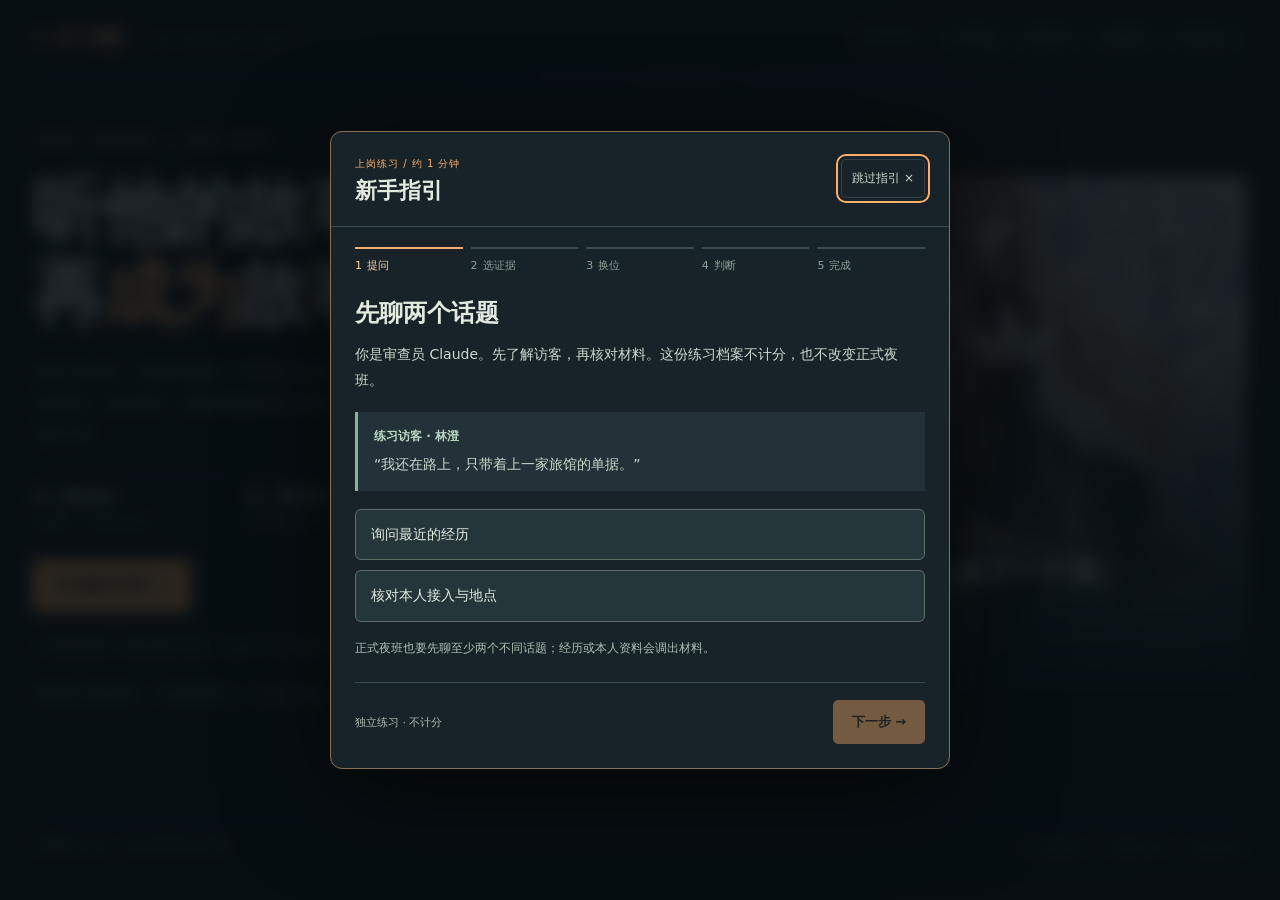
<file: index.html>
<!doctype html>
<html lang="zh-CN"><head><meta charset="utf-8"><meta name="viewport" content="width=device-width,initial-scale=1,viewport-fit=cover"><meta name="theme-color" content="#101619"><meta name="description" content="IP 判断：零点夜班。聊天找破绽，查原件，换位应对 ECHO 盘问，再做出同一份档案的判断。"><title>IP 判断 · 零点夜班</title><link rel="stylesheet" href="campaign.css?v=15"></head><body>
<div class="shell"><header class="campaign-header"><a href="index.html">✳ <strong>IP 判断</strong><span>/ THE MIDNIGHT SHIFT</span></a><div class="header-tools"><span class="save-indicator" id="save-status" role="status">独立夜班存档</span><button id="campaign-sound" aria-pressed="true">♫ 声音开</button><button id="campaign-guide-open" aria-haspopup="dialog">新手指引</button><button id="campaign-menu">夜班菜单</button><a href="classic.html">自由玩法 ↗</a></div></header><main id="campaign-app" class="campaign-main"></main><footer><span>TERMINAL 008 / THE MIDNIGHT SHIFT</span><span>全部档案虚构 · 不检测真实 IP · 本地剧情对话</span></footer></div>
<div id="campaign-message" class="c-message" role="status"></div><audio id="bgm-track" src="assets/old-screen-echo.mp3" preload="none" loop></audio><script src="cases.js?v=13"></script><script src="hunt-cases.js?v=13"></script><script src="dialogue.js?v=13"></script><script src="art.js?v=13"></script><script src="audio.js?v=13"></script><script src="campaign-core.js?v=14"></script><script src="campaign-guide.js?v=15"></script><script src="campaign.js?v=15"></script></body></html>
</file>
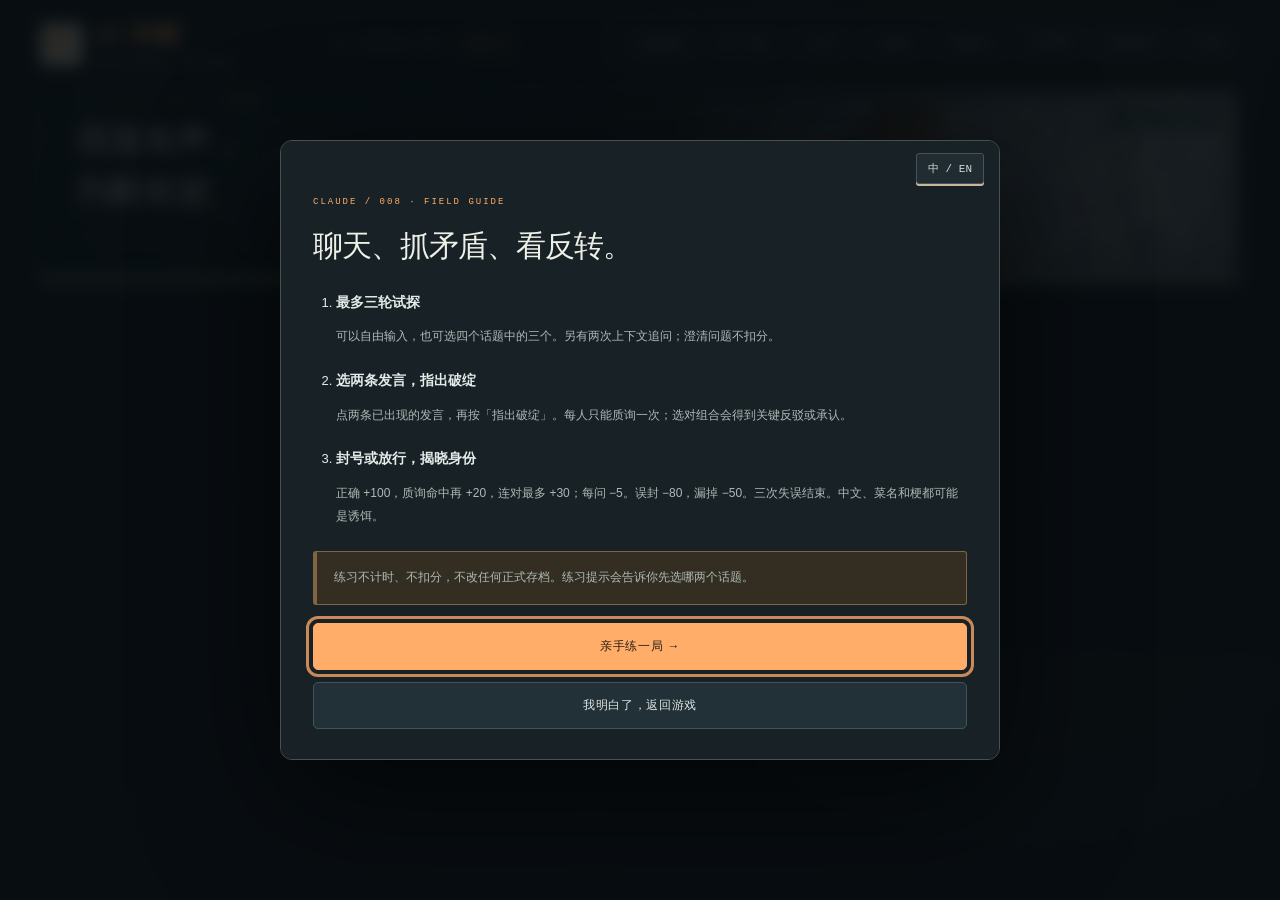
<file: classic.html>
<!doctype html><html lang="zh-CN"><head><meta charset="UTF-8"><meta name="viewport" content="width=device-width, initial-scale=1"><meta name="theme-color" content="#101417"><meta name="description" content="IP 判断：与访客聊天、抓矛盾、看身份反转。也可游玩原版雨夜档案，调查证据与零点回声。"><title>IP 判断</title><link rel="stylesheet" href="style.css?v=motion-10"><link rel="stylesheet" href="retro.css?v=motion-10"><link rel="stylesheet" href="weather.css?v=motion-10"><link rel="stylesheet" href="tutorial.css?v=motion-10"><link rel="stylesheet" href="hunt.css?v=motion-10"><link rel="stylesheet" href="motion.css?v=motion-10"><link rel="stylesheet" href="terminal.css?v=12"></head><body>
<div class="app"><header><a href="#" class="brand" aria-label="东八区检查站"><span class="brand-icon">✳</span><div>IP 判断<span>东八区检查站 · 夜班档案</span></div></a><div class="station-status"><i></i> TERMINAL 008 <span>V12.0</span></div><nav><a href="index.html" class="tool" style="text-decoration:none">← 融合夜班</a><button id="language-toggle" class="tool" aria-label="切换为 English">中 / EN</button><button id="audio-open" class="tool" title="音量与音效设置">♫ 声音</button><button id="motion-toggle" class="tool" aria-pressed="true">◌ 动效开</button><button id="hunt-switch" class="tool">切换玩法</button><button id="tutorial-open" class="tool">新手指引</button><button id="handbook" class="tool">值班手册</button><button id="pause" class="tool">Ⅱ 暂停</button></nav></header>
<section class="city"><img class="hero-art" src="assets/claude-winter.png" alt="橙色长发、戴眼镜、身着黑金与蕾丝白长裙的 Claude，在落雪中值守" fetchpriority="high"><div id="city-art"></div><div class="rain" aria-hidden="true"></div><div class="glass" aria-hidden="true"><i style="--x:4%;--h:70px;--duration:8s;--delay:-0.0s"></i><i style="--x:13%;--h:101px;--duration:9s;--delay:-1.7s"></i><i style="--x:22%;--h:132px;--duration:10s;--delay:-3.4s"></i><i style="--x:31%;--h:163px;--duration:11s;--delay:-5.1s"></i><i style="--x:42%;--h:194px;--duration:12s;--delay:-6.8s"></i><i style="--x:49%;--h:90px;--duration:8s;--delay:-8.5s"></i><i style="--x:57%;--h:121px;--duration:9s;--delay:-10.2s"></i><i style="--x:65%;--h:152px;--duration:10s;--delay:-11.9s"></i><i style="--x:72%;--h:183px;--duration:11s;--delay:-13.6s"></i><i style="--x:78%;--h:79px;--duration:12s;--delay:-15.299999999999999s"></i><i style="--x:84%;--h:110px;--duration:8s;--delay:-17.0s"></i><i style="--x:89%;--h:141px;--duration:9s;--delay:-18.7s"></i><i style="--x:93%;--h:172px;--duration:10s;--delay:-20.4s"></i><i style="--x:98%;--h:203px;--duration:11s;--delay:-22.099999999999998s"></i></div><div class="weather-tag">窗外 / 持续降雨</div><div class="city-label"><span>RAINY NIGHT / 雨夜档案</span><h1>雨落有声，<br>判断有据。</h1><p>以 Claude 之名，温柔倾听，审慎判断。</p><div class="hero-tags"><span>零点回声</span><span>48 份档案 · 18 次相遇</span></div></div><div class="city-sign"><span>008</span><div><b>Claude</b><small>你的身份 / 值班审查员</small></div></div></section>
<section id="hunt-root" hidden aria-label="IP check"></section><div class="statusbar"><div class="day-display"><span id="day">DAY 1</span><div><b id="shift-name">入职夜班</b><small id="reference-time"></small></div></div><div class="stat"><small>档案进度</small><b id="count">01 / 18</b></div><div class="stat"><small>审查得分</small><b id="score">0000</b></div><div class="stat"><small>证据连对</small><b id="streak">0</b></div><div class="stat life"><small>剩余容错</small><b id="lives">● ● ● ●</b></div><div class="stat clock"><small id="clock-label">工作模式</small><b id="clock">从容审查</b><div class="time-track"><i id="time-fill"></i></div></div></div>
<div class="chapter"><span id="chapter-note">第一班 / 出口不等于所在地</span><div id="progress"></div><span id="remaining">还有 17 位等待审查</span></div>
<section class="story-strip" aria-label="当前剧情"><div><span id="story-chapter"></span><p id="story-objective"></p></div><button id="story-journal"><b>▤ 剧情档案</b><small id="story-count">0 / 18 条交接札记</small></button></section>
<main>
<aside class="visitor-panel"><div class="panel-label"><span><i></i> 访客窗口</span><span>CAM 08</span></div><div class="booth"><div class="booth-light"></div><div class="wall-lines"></div><div class="cam-label">REC <span id="serial">0001</span></div><div id="portrait" class="portrait"></div><div class="window-frame"></div><div class="window-sill">请出示你的资料</div></div><div class="visitor-info"><span id="visitor-status">AWAITING REVIEW</span><h2 id="name"></h2><p id="role"></p><p id="visitor-mood" class="visitor-mood"></p><span id="case-topic" class="case-topic"></span></div><div class="speech"><span>“</span><p id="greeting"></p></div><div class="inspector"><span class="claude-avatar"><img src="assets/claude-winter.png" alt="Claude 头像" loading="lazy"></span><div><b>Claude</b><small>值班审查员 · 008 号工位</small></div><i></i></div><div class="pinned-note"><b>值班提醒</b><p>审核服务资格与账号行为。<br>语言、国籍、时区不是违规证据。</p></div></aside>
<section class="desk"><div class="panel-label"><span>01 / 桌面档案</span><span>点击虚线文字标记线索</span></div><div class="papers"><article class="passport"><div class="paper-corner"></div><div class="doc-top"><span>ACCESS CONTROL BUREAU</span><b>08</b></div><div class="doc-title">访客申请表<span>VISITOR DECLARATION</span></div><div class="identity"><div id="photo"></div><div><small>HOLDER / 持有人</small><h3 id="holder"></h3><span id="docnum"></span></div></div><dl id="fields"></dl><div class="declared">申请人自述 · 尚未独立核验</div><div class="barcode"></div><div id="stamp" aria-hidden="true"></div></article><article class="receipt"><div class="receipt-top">CONNECTION LOG<strong>连接记录</strong><span>SESSION / 008</span></div><dl id="network"></dl><div class="receipt-warning">出口 IP ≠ 真实所在地</div><div class="note"><small>随身便签 / NOTE</small><p id="note"></p></div><div class="receipt-tail">* END OF TRANSMISSION *</div></article></div><section class="evidence-section"><div class="evidence-heading"><div><span>02 / 核验材料</span><small>选中 1–2 项，作为判定依据</small></div><b id="evidence-count">0 项已选择</b></div><div id="evidence-list" class="evidence-list"></div><div id="basis-note" class="basis-note" aria-live="polite">调查后，核验材料会出现在这里。</div></section></section>
<aside class="review"><section class="claude-console" aria-label="Claude 的工作台"><div class="claude-console-title"><span class="claude-avatar"><img src="assets/claude-winter.png" alt="Claude 的值班形象" loading="lazy"></span><div class="claude-ident"><b>Claude</b><small>INSPECTOR 008 · 在线</small></div><span id="claude-record"></span></div><p id="visitor-request"></p><div id="claude-actions" class="claude-actions"></div><div class="claude-memo"><small>我的工作记录</small><p id="claude-observation" aria-live="polite"></p></div></section><section class="inquiry" aria-label="调查访客"><div class="panel-label inquiry-label"><span>03 / 调查访客</span><span id="quota">3 项待调查</span></div><div class="intercom-plate"><span class="intercom-light"></span><b>INTERCOM 008</b><small>访客调查台</small><span class="plate-screws" aria-hidden="true">＋</span></div><div class="transcript-heading"><span>通话抄录 / TRANSCRIPT</span><button id="skip-type" title="显示完整对话">跳过打字</button></div><div id="chat" class="chat" role="log" aria-live="polite"></div><div class="inquiry-controls"><div class="control-caption"><span>选择调查操作</span><small>快捷键 1 / 2 / 3</small></div><div id="questions" class="questions"></div><div class="investigation-note">每项调查 −5 分 · 费用立即扣除</div></div></section><section class="verdict" aria-label="审核决定"><div class="panel-label"><span>04 / 审核决定</span><span>盖章即提交</span></div><div class="verdict-plate"><span>FINAL DISPOSITION</span><b>核对完毕，请盖章。</b><small>选择与当前证据一致的决定</small></div><button id="allow" class="decision allow"><span>✓</span><div>继续服务<em>CONTINUE</em><small>本次审查未证实违规</small></div><kbd>A</kbd></button><button id="flag" class="decision flag"><span>×</span><div>限制访问<em>RESTRICT</em><small>已证实地区或账号违规</small></div><kbd>D</kbd></button><button id="hold" class="decision hold"><span>?</span><div>人工复核<em>REVIEW</em><small>资料不足、冲突或申诉待查</small></div><kbd>S</kbd></button><p id="decision-hint">至少调查一项，再提交判断。</p></section></aside>
</main><footer><span>IP CHECK / NIGHT SHIFT <b>6.0</b> · 独立同人作品，与 Anthropic 无关</span><span>全部档案与凭证均为虚构 · 无真实 IP 检测 <button id="restart">重新开局</button></span></footer></div>
<nav class="mobile-dock" aria-label="工位快捷导航"><button data-jump="visitor-panel">资料</button><button data-jump="evidence-section">核验材料 <span id="mobile-evidence">0</span></button><button data-jump="review">调查 / 盖章</button><b id="mobile-clock">从容模式</b></nav>
<dialog id="modal" aria-labelledby="modal-title"><div id="modal-content"></div></dialog><div id="toast" role="status"></div>
<audio id="bgm-track" src="assets/old-screen-echo.mp3" preload="metadata" loop aria-hidden="true"></audio>
<script src="i18n.js?v=motion-10"></script><script src="cases.js?v=motion-10"></script><script src="policy.js?v=motion-10"></script><script src="cases-en.js?v=motion-10"></script><script src="roster.js?v=motion-10"></script><script src="audio.js?v=motion-10"></script><script src="art.js?v=motion-10"></script><script src="story.js?v=motion-10"></script><script src="experience.js?v=motion-10"></script><script src="tutorial.js?v=motion-10"></script><script src="hunt-cases.js?v=motion-10"></script><script src="dialogue.js?v=motion-10"></script><script src="hunt.js?v=motion-10"></script><script src="motion.js?v=motion-10"></script><script src="game.js?v=motion-10"></script></body></html>
</file>
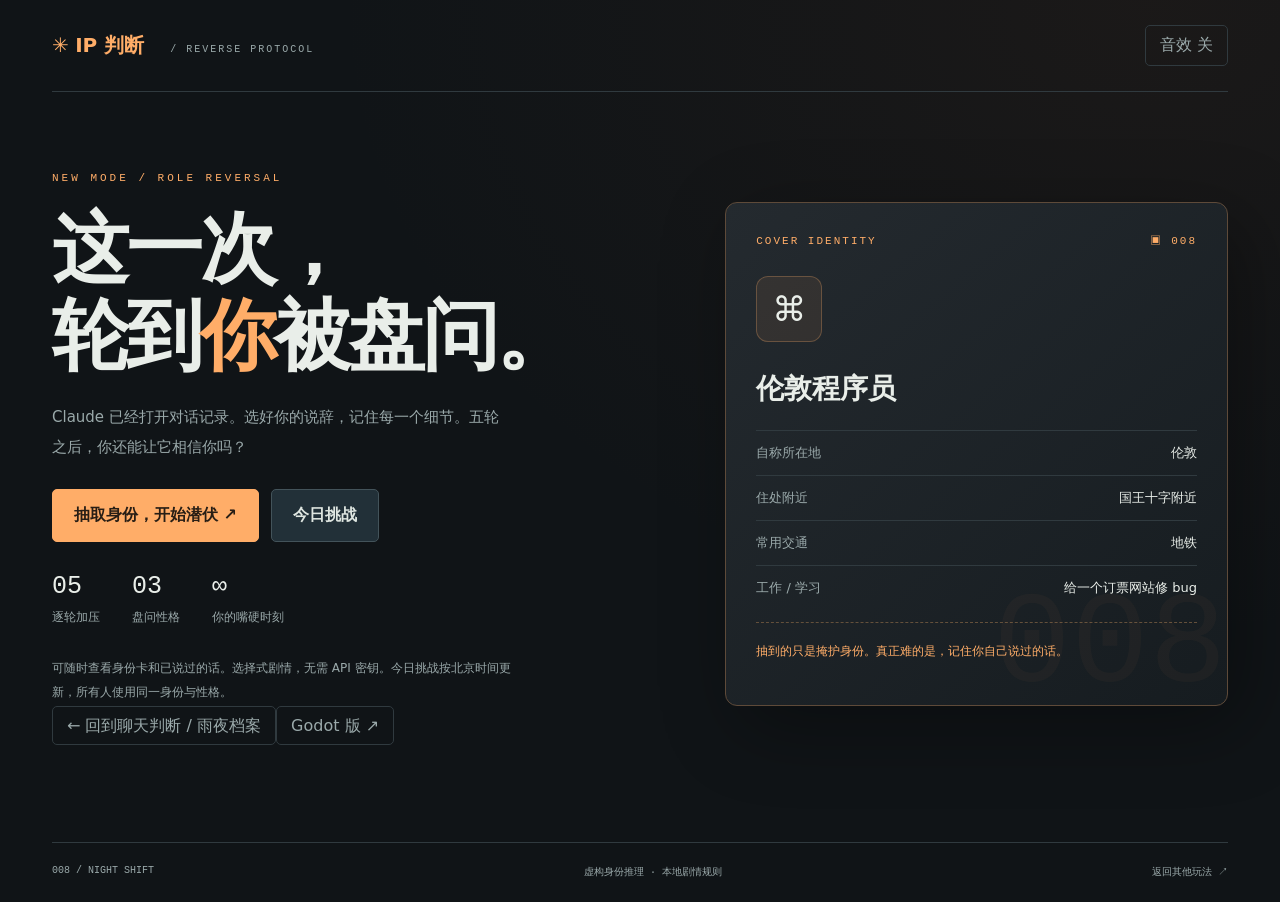
<file: reverse.html>
<!doctype html>
<html lang="zh-CN"><head><meta charset="utf-8"><meta name="viewport" content="width=device-width,initial-scale=1,viewport-fit=cover"><meta name="theme-color" content="#101417"><meta name="description" content="IP 判断：身份互换。记住你的说辞，撑过 Claude 的五轮盘问。"><title>身份互换 · IP 判断</title><link rel="stylesheet" href="reverse.css?v=12"></head>
<body><div class="shell"><header><a href="index.html">✳ <strong>IP 判断</strong><span> / REVERSE PROTOCOL</span></a><button id="sound" aria-pressed="false">音效 关</button></header><main id="app"></main><footer><span>008 / NIGHT SHIFT</span><span>虚构身份推理 · 本地剧情规则</span><a href="index.html">返回其他玩法 ↗</a></footer></div><script src="reverse-core.js?v=12"></script><script src="reverse.js?v=12"></script></body></html>
</file>
<file: campaign.css>
@import url('reverse.css?v=13');
:root{--panel:#192126;--line:#344149;--muted:#a0ada9;--amber:#ffad68;--paper:#f1e9d9;--paper-ink:#3f392f;--mint:#a8d7bb}body{background:radial-gradient(ellipse at 100% 10%,#69432814,transparent 50%),#101619}.shell{max-width:1440px}.campaign-header{padding:22px 0;gap:16px}.campaign-header>a>span{margin-left:10px}.header-tools{display:flex;gap:8px;align-items:center}.header-tools button,.header-tools a{padding:8px 11px;font-size:11px;border:1px solid var(--line);border-radius:4px;background:#192126;color:var(--muted)}.header-tools .save-indicator{font:10px monospace;color:#8fba9e;margin-right:10px}.campaign-main{padding:26px 0 40px}.c-landing{display:grid;grid-template-columns:1.1fr .9fr;gap:70px;align-items:center;padding:30px 0 45px}.c-landing h1{font-size:clamp(45px,5.6vw,74px);line-height:1.14;margin:24px 0}.c-landing h1 em{color:var(--amber)}.c-landing .lead{max-width:510px}.case-art{position:relative;min-height:510px;background:radial-gradient(ellipse at 40% 10%,#65838255,transparent 65%),#18272c;border:1px solid #486064;border-radius:10px;overflow:hidden;display:flex;align-items:end;justify-content:center}.case-art>img{position:absolute;inset:0;width:100%;height:100%;object-fit:cover;object-position:50% 15%;filter:saturate(.55) brightness(.65)}.case-art:after{content:'';position:absolute;inset:0;background:linear-gradient(0deg,#101b20 0%,transparent 70%)}.case-art>.case-art-copy{z-index:2;padding:28px;width:100%}.case-art-copy span{font:10px monospace;letter-spacing:3px;color:var(--amber)}.case-art-copy h2{font-size:27px;letter-spacing:1px;margin:12px 0}.case-art-copy p{color:#b9c6c1;font-size:12px;line-height:1.8}.thread-line{display:grid;grid-template-columns:repeat(3,1fr);gap:14px;margin:26px 0}.thread-line>div{border-top:1px solid #5f5947;padding-top:13px}.thread-line b{font-size:13px;display:block}.thread-line span{font-size:11px;color:var(--muted);display:block;margin-top:7px;line-height:1.7}.chapter-track{display:flex;gap:16px;margin-bottom:24px}.chapter-track>span{flex:1;display:flex;gap:10px;align-items:center;padding:13px 0;border-bottom:2px solid var(--line);color:#85948f;font-size:12px}.chapter-track>span.current{border-color:var(--amber);color:#f0d7b6}.chapter-track>span.done{border-color:#6a9b7d;color:var(--mint)}.chapter-track small{font:10px monospace;color:var(--muted)}.c-topline{display:flex;justify-content:space-between;align-items:end;gap:20px;margin-bottom:22px}.c-topline h1{font-size:29px;line-height:1.3;letter-spacing:0;margin:9px 0 0}.c-topline p{font-size:12px;color:var(--muted);margin:7px 0 0}.c-metrics{display:flex;gap:25px;flex-shrink:0}.c-metrics div{text-align:right}.c-metrics small{display:block;color:var(--muted);font-size:10px;margin-bottom:6px}.c-metrics b{font:22px monospace;color:#f0d7b6}.c-grid{display:grid;grid-template-columns:200px minmax(0,1fr) 320px;gap:18px;align-items:start}.c-person{background:var(--panel);border:1px solid var(--line);border-radius:7px;overflow:hidden}.c-panel-label{padding:13px 15px;border-bottom:1px solid var(--line);display:flex;justify-content:space-between;gap:10px;font:10px monospace;color:var(--muted)}.c-live{color:var(--mint)}.c-avatar{height:185px;background:radial-gradient(ellipse at 50% 20%,#748079,#304047);border-bottom:3px solid #8d6a43;display:grid;place-items:end center}.c-avatar svg{width:100%;height:100%;image-rendering:pixelated}.c-person-copy{padding:17px 14px}.c-person-copy>small{color:var(--amber);font:10px monospace}.c-person-copy h2{font-size:20px;margin:9px 0 5px}.c-person-copy p{font-size:12px;line-height:1.8;color:var(--muted);margin:0 0 13px}.c-person-copy dl{font-size:10px;margin:0}.c-person-copy dl>div{border-top:1px solid var(--line);padding:9px 0}.c-person-copy dt{color:#8f9c97}.c-person-copy dd{text-align:left;color:#c5d0c9;margin:5px 0 0;font-size:11px}.c-role{padding:14px;border-top:1px solid var(--line);display:flex;gap:10px;align-items:center}.c-role img{width:37px;height:37px;object-fit:cover;object-position:50% 15%;border-radius:50%}.c-role b{display:block;font-size:13px}.c-role small{display:block;font-size:9px;color:var(--muted);margin-top:5px}.c-workspace{min-width:0}.c-channel{border:1px solid var(--line);border-radius:7px;background:#141e23;overflow:hidden}.c-channel.reverse{border-color:#b48b5f}.c-log{padding:19px;max-height:425px;min-height:245px;overflow:auto;scrollbar-color:#55675d #172127}.c-log .bubble{font-size:12px;line-height:1.85;padding:14px 16px}.c-log .bubble.you{background:#3b3025}.c-log .bubble small{font-size:9px}.c-log .bubble p{color:inherit}.c-log .bubble button{border:1px solid #826746;background:transparent;border-radius:3px;color:#d7ba97;font-size:10px;padding:5px 7px;margin-top:9px}.c-log .bubble button.pinned{background:#6d5033;color:#fff0d9}.c-log .bubble button:disabled{opacity:.5;cursor:default}.c-system{font:10px/1.9 monospace;color:#acbaae;border-left:2px solid #60785d;padding:6px 12px;margin:0 0 15px}.c-system.warn{border-color:var(--amber);color:#e0bc91}.c-compose{padding:17px;border-top:1px solid var(--line);background:#1b282e}.c-compose label{font-size:10px;color:var(--muted);display:block;margin-bottom:8px}.c-compose>div{display:flex;gap:8px}.c-compose textarea{resize:vertical;width:100%;min-height:55px;max-height:130px;background:#111c21;border:1px solid #485a60;border-radius:4px;color:var(--ink);font:13px/1.6 system-ui;padding:10px}.c-compose button{background:var(--amber);border:0;border-radius:4px;padding:0 15px;color:#2a2118;font-weight:600}.c-probes{display:grid;grid-template-columns:repeat(2,1fr);gap:8px;padding:0 17px 16px;background:#1b282e}.c-probes button{border:1px solid #435960;border-radius:4px;background:#24343a;color:#d5dfd8;font-size:11px;text-align:left;padding:11px}.c-probes button small{color:var(--amber);font:9px monospace;float:right}.c-probes button:disabled{opacity:.4;cursor:default}.c-footer-note{font-size:10px;color:var(--muted);line-height:1.8;padding:0 17px 15px;background:#1b282e;margin:0}.c-quote-bar{display:flex;justify-content:space-between;align-items:center;gap:10px;padding:12px 17px;border-top:1px solid var(--line);font-size:10px;color:var(--muted)}.c-quote-bar button{border:1px solid #7d674c;color:#f0d6ae;background:#493b29;border-radius:4px;padding:8px 12px;font-size:10px}.c-quote-bar button:disabled{opacity:.4;cursor:default}.c-notebook{background:var(--paper);color:var(--paper-ink);border:1px solid #c1af91;border-radius:6px;overflow:hidden;position:sticky;top:18px}.c-notebook .c-panel-label{background:#e6d9c2;color:#7a6341;border-color:#c8b79b}.c-notebook-intro{font-size:10px;line-height:1.8;color:#89704f;margin:0;padding:12px 14px;border-bottom:1px dashed #c8b79b}.c-records{padding:11px;display:grid;gap:9px;max-height:470px;overflow:auto}.c-record{background:#fffaf0;border:1px solid #cbbba1;border-radius:4px;overflow:hidden}.c-record>button{width:100%;display:block;border:0;background:transparent;text-align:left;padding:12px;color:#514535}.c-record-head{display:flex;justify-content:space-between;align-items:center;gap:5px;font-size:9px;color:#8f7855;margin-bottom:7px}.c-record>button strong{font-size:12px;line-height:1.6;display:block}.c-record.locked{background:#e8dfcf;opacity:.65}.c-record.locked>button{cursor:not-allowed}.c-record.selected{border-color:#718162;box-shadow:inset 3px 0 #718162}.c-record-body{padding:0 12px 12px;font-size:11px;line-height:1.9}.c-record-body p{margin:0 0 10px;color:#60513d}.c-record-body button{border:1px solid #9d8b6e;border-radius:3px;background:#eee5d4;color:#594c38;font-size:10px;padding:6px 10px;width:100%}.c-record.selected .c-record-body button{background:#697d5c;color:#fff8e9;border-color:#697d5c}.c-record-body button:disabled{opacity:.5;cursor:default}.c-record.cache .c-record-head{color:#9a633e}.c-record.audit{background:#e4eadb;border-color:#7e956d}.c-submit{background:#1e2a2e;border:1px solid #405159;border-radius:6px;margin-top:17px;padding:18px}.c-submit h3{font-size:13px;margin:0 0 7px}.c-submit p{font-size:11px;line-height:1.8;color:#afbab0;margin:0 0 12px}.c-submit .primary{font-size:12px;padding:12px 15px;width:100%;text-align:left}.c-submit button:disabled{opacity:.45;cursor:not-allowed}.c-verdicts{display:grid;grid-template-columns:repeat(3,1fr);gap:8px;margin-top:12px}.c-verdicts button{min-height:55px;background:#263a32;border:1px solid #577b60;color:#d8e5d5;border-radius:4px;font-size:12px}.c-verdicts button[data-choice="cn"]{background:#58372e;border-color:#9a6550;color:#f4d5bf}.c-verdicts button[data-choice="hold"]{background:#3a3b31;border-color:#7f7c5b;color:#e7e1c4}.c-verdicts button:disabled{opacity:.35;cursor:not-allowed}.c-sim-intro{padding:21px;border-bottom:1px solid #745a3d;background:linear-gradient(110deg,#493524,#24292b)}.c-sim-intro h3{font-size:18px;margin:8px 0}.c-sim-intro p{font-size:11px;line-height:1.8;color:#d6bf9e;margin:0}.c-risk{display:flex;justify-content:space-between;align-items:center;padding:13px 19px;background:#2c2720;border-bottom:1px solid #5c4b37;font-size:11px;color:#ddc09c}.c-risk b{font:20px monospace}.c-sim-choices{padding:18px;border-top:1px solid var(--line)}.c-sim-choices .choice{font-size:12px;line-height:1.8}.c-sim-choices>small{color:var(--muted);font-size:10px}.c-sim-finish{padding:18px;border-top:1px solid #5d6c54;background:#23352a}.c-sim-finish p{font-size:12px;line-height:1.9;margin:0;color:#c0d5b6}.c-sim-finish a{font-size:11px;color:#e7ccaa;text-decoration:underline}.c-message{position:fixed;bottom:20px;left:50%;transform:translateX(-50%);padding:13px 22px;border:1px solid #7e694c;background:#2d2b23;color:#efd5b4;border-radius:5px;font-size:12px;z-index:20;box-shadow:0 5px 25px #0006;max-width:90vw}.c-message:empty{display:none}.c-brief{max-width:800px;margin:15px auto 40px}.c-brief .brief-paper{background:#e9dfca;color:#484030;border:1px solid #ac956e;border-radius:7px;padding:33px;position:relative}.brief-paper>small{font:10px monospace;color:#8b6e45;letter-spacing:2px}.brief-paper h1{font-size:43px;letter-spacing:-1px;margin:18px 0}.brief-paper p{font:16px/2 system-ui;color:#6a5c45}.brief-paper .stamp{display:inline-block;border:2px solid #8c5639;padding:6px 12px;color:#8c5639;font:11px monospace;transform:rotate(-6deg);margin:15px 0}.brief-task{border-top:1px dashed #af9c7b;padding-top:18px;margin-top:18px}.brief-task p{font-size:12px;margin:0}.c-outcome{max-width:860px;margin:10px auto}.c-outcome h1{font-size:43px;letter-spacing:-1px}.c-outcome-card{border:1px solid #627a60;border-radius:8px;background:#22332b;padding:27px}.c-outcome-card.wrong{background:#362a26;border-color:#8d6855}.c-outcome-card h2{font-size:23px;margin:13px 0}.c-outcome-card p{font-size:14px;line-height:1.95;color:#c4cec0}.c-ledger{display:flex;gap:28px;margin:22px 0}.c-ledger b{font:29px monospace;color:#e7c69c}.c-ledger small{font:10px system-ui;color:var(--muted);display:block;margin-top:6px}.c-evidence-review{margin:20px 0;background:#19252a;border:1px solid #3b4e54;border-radius:5px;padding:18px}.c-evidence-review h3{font-size:13px;margin:0 0 10px;color:#d8c4a4}.c-evidence-review p{font-size:12px;line-height:1.9;color:#bcc8bd;margin:8px 0}.c-log-replay{margin:17px 0;border-left:2px solid #806749;padding-left:16px}.c-log-replay>small{color:var(--amber);font:10px monospace}.c-log-replay p{font-size:12px;line-height:1.9;color:#c6d0c3}.c-archive-links{display:flex;gap:16px;flex-wrap:wrap;font-size:11px;color:#aebcaf;margin:28px 0}.c-archive-links a{text-decoration:underline;text-underline-offset:5px}.c-end-history{border-top:1px solid #3c4b48;margin:20px 0;padding-top:15px}.c-end-history summary{cursor:pointer;color:#d2c0a1;font-size:12px}.c-end-history p{font-size:12px;line-height:1.9;color:var(--muted)}button:disabled{cursor:not-allowed}.c-saving-note{font-size:11px;color:var(--muted);min-height:18px}.c-confirm{padding:18px;border:1px solid #8f6b43;background:#332b22;border-radius:6px;margin:16px 0}.c-confirm p{font-size:12px;color:#e3c6a2;line-height:1.8}.c-confirm .actions{margin:12px 0 0}.c-confirm button{font-size:12px;padding:10px 14px}.c-final-board{display:grid;grid-template-columns:repeat(3,1fr);gap:12px;margin:22px 0}.c-final-board>div{border:1px solid #3c5046;border-radius:6px;background:#1c2b25;padding:20px}.c-final-board small{font-size:11px;color:var(--muted)}.c-final-board b{font:32px monospace;display:block;color:#e8c89e;margin:12px 0}.c-next-guidance{margin:16px 0;font-size:12px;color:#d8c7ac;line-height:1.9}.c-trace{font-size:11px;color:#b6c1b3;line-height:1.85;margin:12px 0}.c-restore-note{padding:12px 15px;border:1px solid #987448;color:#e3bf89;font-size:12px;margin-bottom:18px}.c-fact-label{font-size:9px;color:#8c9b94;display:block;margin:4px 0 12px}.c-round-tip{font-size:10px;color:var(--muted);line-height:1.9}.c-mobile-nav{display:none}@media(max-width:1150px){.c-grid{grid-template-columns:160px minmax(0,1fr) 280px;gap:12px}.c-avatar{height:155px}.c-person-copy h2{font-size:17px}.c-metrics{gap:15px}.c-topline h1{font-size:26px}}@media(max-width:900px){.c-grid{grid-template-columns:minmax(0,1fr) 290px}.c-person{grid-column:1/-1;display:flex;align-items:center}.c-person>.c-panel-label,.c-role,.c-person-copy dl{display:none}.c-avatar{width:90px;height:105px;flex-shrink:0;border:0;border-right:3px solid #8d6a43}.c-person-copy{padding:12px 16px;display:flex;align-items:center;gap:20px;flex-wrap:wrap}.c-person-copy h2{margin:0;font-size:19px}.c-person-copy p{margin:0}.c-person-copy>small{display:none}.c-notebook{top:12px}.c-topline p{display:none}.c-landing{gap:35px}.case-art{min-height:450px}}@media(max-width:650px){.shell{padding:0 16px}.campaign-header{padding:17px 0}.campaign-header>a{font-size:17px}.campaign-header>a>span{display:none}.header-tools .save-indicator{display:none}.header-tools button,.header-tools a{font-size:10px;padding:7px 8px}.campaign-main{padding:20px 0 32px}.c-landing{display:flex;flex-direction:column;gap:23px;align-items:stretch;padding:10px 0}.c-landing h1{font-size:47px}.c-landing .lead{font-size:13px;line-height:1.9}.case-art{min-height:310px;order:1}.case-art>img{object-position:50% 10%}.case-art-copy h2{font-size:23px}.thread-line{gap:12px}.thread-line b{font-size:12px}.thread-line span{font-size:10px}.c-landing .actions{margin:20px 0}.c-landing .primary,.c-landing .secondary{font-size:13px;padding:14px 17px}.chapter-track{gap:9px;margin-bottom:16px}.chapter-track>span{font-size:10px;padding:10px 0;gap:5px}.chapter-track small{display:none}.c-topline{align-items:start;margin-bottom:16px;gap:8px}.c-topline .eyebrow{font-size:9px;letter-spacing:1px}.c-topline h1{font-size:22px}.c-metrics{gap:11px}.c-metrics small{font-size:8px}.c-metrics b{font-size:17px}.c-grid{display:flex;flex-direction:column;gap:13px}.c-person,.c-workspace,.c-notebook{width:100%}.c-notebook{position:static}.c-avatar{width:75px;height:90px}.c-person-copy{gap:7px 15px;padding:10px 14px}.c-person-copy h2{font-size:18px}.c-person-copy p{font-size:11px;width:100%}.c-log{min-height:220px;max-height:360px;padding:15px}.c-log .bubble{font-size:13px;max-width:96%}.c-compose{padding:14px;position:sticky;bottom:0}.c-compose textarea{font-size:16px}.c-probes{padding:0 14px 13px}.c-probes button{min-height:50px;font-size:12px;padding:10px}.c-records{max-height:none;grid-template-columns:1fr}.c-record>button strong{font-size:13px}.c-record-body{font-size:13px}.c-record-body button{min-height:38px;font-size:12px}.c-record-head{font-size:10px}.c-submit{padding:15px}.c-submit .primary{font-size:13px}.c-verdicts button{font-size:13px;min-height:55px}.c-brief .brief-paper{padding:24px}.brief-paper h1{font-size:34px}.brief-paper p{font-size:14px}.c-outcome h1{font-size:33px}.c-outcome-card{padding:21px}.c-outcome-card h2{font-size:21px}.c-ledger{gap:23px}.c-ledger b{font-size:24px}.c-final-board{gap:8px}.c-final-board>div{padding:14px 9px}.c-final-board b{font-size:27px}.c-final-board small{font-size:10px}.c-sim-choices .choice{font-size:13px}.c-mobile-nav{display:flex;gap:8px;margin-bottom:13px}.c-mobile-nav a{flex:1;border:1px solid #43534e;border-radius:4px;text-align:center;padding:10px;font-size:11px;color:#d7c7a9;background:#202c2a}.c-notebook{scroll-margin-top:14px}.c-channel{scroll-margin-top:14px}footer{margin-top:12px}.c-quote-bar{font-size:10px;padding:11px 14px}.c-quote-bar button{min-height:35px}.c-saving-note{font-size:10px}}
.c-sim-evidence{padding:16px 19px;background:#e9dfca;color:#484030;border-bottom:1px solid #ac956e;overflow-wrap:anywhere}.c-sim-evidence small{font-size:11px;font-weight:600;color:#685032}.c-sim-evidence p{font-size:13px;line-height:1.85;margin:8px 0}.c-sim-evidence>span{font-size:11px;color:#6b5941}
@media(max-width:650px){.c-channel.reverse .c-log{min-height:0}}
/* The current question stays ahead of optional context and past rounds. */
.c-sim-intro{display:flex;align-items:center;justify-content:space-between;gap:12px;padding:16px 19px}
.c-sim-intro h3{font-size:18px;margin:0}.c-sim-risk{white-space:nowrap;font-size:11px;color:#dfc29b}.c-sim-risk b{font:20px monospace}
.c-sim-details{border-bottom:1px solid var(--line);padding:0}.c-sim-details summary{cursor:pointer;padding:11px 19px;min-height:44px;font-size:12px;line-height:1.7}
.c-sim-details>p,.c-sim-details>div{padding:0 19px 15px;margin:0;font-size:13px;line-height:1.85}
.c-sim-help{background:#202b2e;color:#c9d1c8}.c-sim-evidence>span{display:block;padding:0 19px 12px}.c-sim-evidence p{padding:0 19px 10px}
.c-sim-history{background:#172328;color:#c3cfc3}.c-sim-history article+article{border-top:1px solid var(--line);padding-top:12px}.c-sim-history article>small{color:var(--amber)}
.c-current-question{min-height:0;max-height:none;padding:16px 19px}.c-current-question .bubble:last-child{margin-bottom:0}.c-current-question .c-system{margin-bottom:12px}
.c-channel.reverse>.c-panel-label .text-button{font-size:11px;padding:4px 8px}.c-sim-finish .secondary{margin-top:14px;font-size:12px;padding:10px 15px}
.c-sim-choices{padding:14px 19px 18px}.c-sim-choices>small{display:block;margin-bottom:9px}

/* Independent, keyboard-accessible practice dialog. */
body.guide-open{overflow:hidden}
.campaign-guide{width:min(620px,calc(100vw - 32px));max-height:calc(100dvh - 32px);padding:0;border:1px solid #8a714f;border-radius:12px;background:#172328;color:#e2e9df;box-shadow:0 24px 100px #0009;overflow:auto}
.campaign-guide::backdrop{background:#070e12d9}
.guide-header{display:flex;align-items:center;justify-content:space-between;gap:12px;padding:20px 24px;border-bottom:1px solid #3a4b4d;margin:0}
.guide-header small{font-size:10px;letter-spacing:1px;color:var(--amber)}.guide-header h2{font-size:22px;margin:5px 0 0}.guide-header .text-button{font-size:12px;padding:10px;color:#c8d4cb}
#campaign-guide-content{padding:20px 24px 24px}
.guide-progress{display:flex;gap:8px;list-style:none;margin:0 0 24px;padding:0}
.guide-progress li{flex:1;font-size:11px;color:#8ea09a;border-top:2px solid #3b4c4d;padding-top:9px;white-space:nowrap}.guide-progress li span{margin-right:5px}.guide-progress [aria-current]{border-color:var(--amber);color:#ffd3a2}.guide-progress .done{border-color:#8ab597;color:#b4d5bd}
.guide-step{outline:none}.guide-step:focus-visible{outline:2px solid var(--amber);outline-offset:6px}.guide-step h3{font-size:24px;line-height:1.4;margin:0 0 12px;letter-spacing:0}.guide-step p{font-size:14px;line-height:1.85;color:#cbd8ce;margin:10px 0}.guide-step>small{display:block;font-size:12px;line-height:1.8;color:#aebeb3;margin-top:15px}
.guide-visitor{border-left:3px solid #8ab597;background:#223238;padding:13px 16px;margin:18px 0}.guide-visitor b{font-size:12px;color:#bad7c1}.guide-visitor p{margin:7px 0 0}
.guide-options{display:grid;gap:10px;margin:16px 0}.guide-choice{display:block;width:100%;border:1px solid #5a6f68;border-radius:6px;background:#25363b;color:#e1eadf;text-align:left;font-size:14px;line-height:1.8;padding:12px 15px;min-height:46px}
.guide-choice:hover:not(:disabled){border-color:var(--amber);background:#333b37}.guide-choice:disabled{color:#b5d5ba;opacity:.7}
.guide-reply{background:#22332b;border-radius:6px;padding:10px 14px}
.guide-records{display:grid;gap:12px;margin:18px 0}.guide-record{background:#f0e6d2;color:#4c4030;border:1px solid #a99a7e;border-radius:7px;overflow:hidden}.guide-record.selected{border-color:#9abe8f;box-shadow:0 0 0 2px #9abe8f}
.guide-record-title{display:flex;align-items:center;justify-content:space-between;gap:10px;width:100%;border:0;background:transparent;color:inherit;text-align:left;font-size:15px;font-weight:600;padding:15px}.guide-record-title span{font-size:11px;font-weight:400}
.guide-record p{color:#514534;margin:0;padding:0 15px 12px}.guide-record .guide-choice{margin:0 12px 12px;width:calc(100% - 24px);background:#e1dbc6;color:#443c2e;border-color:#a29478}
.guide-source{background:#e9dfca;color:#4b4032;font-size:14px;line-height:1.85;padding:15px 18px;border-radius:6px;margin:17px 0}.guide-source p{color:inherit;margin-bottom:0}.guide-source ul{margin:10px 0 0;padding-left:20px}
.guide-feedback:empty{display:none}.guide-feedback{font-size:13px;line-height:1.85;color:#f2ce9f;background:#302e27;border-left:3px solid var(--amber);padding:12px 15px;margin:18px 0}
.guide-footer{display:flex;align-items:center;justify-content:space-between;gap:12px;margin-top:23px;padding-top:17px;border-top:1px solid #3b4b48}.guide-footer>span{font-size:11px;color:#aebbb0}.guide-footer button{font-size:13px;padding:12px 18px;min-height:44px}.guide-footer button:disabled{opacity:.4}
.campaign-guide button:focus-visible,.c-sim-details summary:focus-visible{outline:2px solid var(--amber);outline-offset:3px}
@media(max-width:650px){
 .campaign-header{flex-wrap:wrap;gap:8px;padding:12px 0}.header-tools{gap:5px;flex-wrap:wrap}.header-tools button,.header-tools a{min-height:34px;display:inline-flex;align-items:center;padding:6px 8px}
 .campaign-main[data-mode="reverse"]{padding-top:12px}
 .campaign-main[data-mode="reverse"] .chapter-track,.campaign-main[data-mode="reverse"] .c-topline .eyebrow,.campaign-main[data-mode="reverse"] .c-mobile-nav{display:none}
 .campaign-main[data-mode="reverse"] .c-topline{margin-bottom:9px;align-items:center}.campaign-main[data-mode="reverse"] .c-topline h1{font-size:20px;margin:0}
 .campaign-main[data-mode="reverse"] .c-grid{gap:9px}.campaign-main[data-mode="reverse"] .c-avatar{width:40px;height:44px;border-right-width:2px}
 .campaign-main[data-mode="reverse"] .c-person-copy{padding:8px 12px;gap:8px}.campaign-main[data-mode="reverse"] .c-person-copy h2{font-size:14px}.campaign-main[data-mode="reverse"] .c-person-copy p{display:none}
 .c-sim-intro{padding:12px 14px}.c-sim-intro h3{font-size:15px}.c-sim-risk{font-size:10px}.c-sim-risk b{font-size:17px}
 .c-sim-details summary{padding:10px 14px;font-size:12px}.c-sim-details>p,.c-sim-details>div{padding-left:14px;padding-right:14px}.c-sim-evidence>span{padding-left:14px;padding-right:14px}
 .c-current-question{padding:14px}.c-current-question .bubble{font-size:14px;line-height:1.8;padding:12px;max-width:100%}.c-current-question .c-system{font-size:12px;line-height:1.65}
 .c-sim-choices{padding:12px 14px 16px}.c-sim-choices .choice{font-size:14px;line-height:1.8;padding:12px;min-height:44px}
 .campaign-guide{width:calc(100vw - 20px);max-height:calc(100dvh - 20px);border-radius:10px}.guide-header{padding:16px}.guide-header h2{font-size:20px}#campaign-guide-content{padding:17px 16px 20px}.guide-progress{gap:5px;margin-bottom:20px}.guide-progress li{font-size:10px}.guide-step h3{font-size:22px}.guide-choice,.guide-step p{font-size:14px}
}
@media(prefers-reduced-motion:reduce){*{scroll-behavior:auto!important;animation:none!important;transition:none!important}}
</file>
<file: style.css>
:root{--bg:#edf0f5;--panel:#fffdfb;--line:#dce0e8;--paper:#fffdf6;--ink:#302f3b;--muted:#777582;--amber:#b06c43;--green:#52756c;--red:#b66b65;--gold:#b89a69;--serif:Georgia,"Songti SC","SimSun",serif;--shadow:0 12px 36px #525d7610}
*{box-sizing:border-box}html{scroll-behavior:smooth}body{margin:0;background:radial-gradient(ellipse at 0 0,#fff6ed,transparent 45%),radial-gradient(ellipse at 100% 10%,#e1e8f7,transparent 55%),var(--bg);color:var(--ink);font:13px "Segoe UI","Microsoft YaHei",sans-serif;line-height:1.6}body:before{content:"";position:fixed;inset:0;z-index:-1;pointer-events:none;background-image:radial-gradient(circle,#fff9 1px,transparent 2px);background-size:37px 41px}button,input{font:inherit}button{cursor:pointer;touch-action:manipulation}button:disabled{opacity:.45;cursor:not-allowed}button:not(:disabled),a{transition:background .18s,border-color .18s,box-shadow .18s,transform .18s}button:focus-visible,a:focus-visible,input:focus-visible,summary:focus-visible{outline:3px solid #ca8959;outline-offset:4px}button,input{accent-color:var(--amber)}button,a{-webkit-tap-highlight-color:transparent}svg{width:100%;height:100%;shape-rendering:auto}i{display:inline-block;width:6px;height:6px;border-radius:50%;background:#7f9e8c;margin-right:7px}.app{max-width:1500px;padding:0 40px;margin:auto}
header{height:94px;display:flex;align-items:center;justify-content:space-between;gap:20px}.brand{display:flex;align-items:center;gap:13px;text-decoration:none;color:var(--ink);font:600 24px var(--serif);letter-spacing:2px}.brand-icon{width:43px;height:43px;display:grid;place-items:center;border:1px solid #d4b590;border-radius:14px;background:#fff7ee;color:#b96d40;font:33px Georgia}.brand div>span{display:block;font:10px "Segoe UI","Microsoft YaHei",sans-serif;letter-spacing:2.4px;color:var(--muted);margin-top:5px}.station-status{font:10px "Courier New",monospace;letter-spacing:1px;color:#727480}.station-status>span{margin-left:12px;padding:5px 7px;border:1px solid var(--line);border-radius:5px;background:#fff9}nav{display:flex;gap:8px}.tool{border:1px solid #dcdde4;background:#ffffffad;border-radius:8px;color:#626170;padding:9px 14px;font-size:11px}.tool:hover{color:var(--amber);background:#fff8ee;border-color:#c8a67d}
.city{height:340px;position:relative;overflow:hidden;border:1px solid #fff;border-radius:20px;background:#e7e9f0;box-shadow:var(--shadow)}#city-art{display:none}.hero-art{position:absolute;right:0;top:0;width:67%;height:100%;object-fit:cover;object-position:50% 5%}.city:after{content:"";position:absolute;inset:0;background:linear-gradient(90deg,#fffdf9 0%,#fffdf9f5 28%,#fffdf9cc 42%,#fffdf908 70%);pointer-events:none}.city-label{position:relative;z-index:2;padding:40px 42px;max-width:65%}.city-label>span{font-size:9px;letter-spacing:3.2px;color:var(--amber);display:flex;align-items:center;gap:10px}.city-label>span:before{content:"";width:28px;height:1px;background:var(--gold)}.city-label h1{font:500 43px/1.5 var(--serif);letter-spacing:4px;margin:18px 0 13px;color:#39323b}.city-label p{font-size:12px;letter-spacing:1px;color:#7b7379;margin:0}.hero-tags{display:flex;gap:8px;margin-top:21px;flex-wrap:wrap}.hero-tags span{font-size:9px;color:#807268;border:1px solid #d9c5ab;padding:4px 10px;border-radius:20px;background:#fffcf6bb;letter-spacing:1px}.city-sign{position:absolute;right:24px;bottom:24px;z-index:2;display:flex;align-items:center;gap:12px;background:#fffdf4e8;backdrop-filter:blur(14px);border:1px solid #fff;border-radius:12px;padding:12px 16px;box-shadow:0 6px 24px #3a33431a}.city-sign>span{font:10px "Courier New",monospace;letter-spacing:2px;color:var(--amber)}.city-sign b{display:block;font:19px var(--serif);letter-spacing:2px}.city-sign small{display:block;font-size:9px;color:#7d7477;letter-spacing:1px;margin-top:4px}.rain{position:absolute;inset:0;z-index:1;pointer-events:none;background-image:radial-gradient(circle,#fff 1px,transparent 2px),radial-gradient(circle,#fffd 2px,transparent 3px);background-position:0 0,45px 30px;background-size:96px 105px,173px 197px;animation:snowfall 18s linear infinite;opacity:.7}@keyframes snowfall{to{background-position:55px 210px,5px 227px}}
.statusbar{display:flex;align-items:stretch;margin-top:24px;background:#fffdfbec;border:1px solid #fff;border-radius:14px;box-shadow:var(--shadow);overflow:hidden}.day-display{display:flex;gap:16px;align-items:center;padding:18px 22px;flex:1.7;min-width:258px;background:linear-gradient(120deg,#fbf0df,#fffcf7)}.day-display>span{font:38px var(--serif);color:var(--amber);line-height:1}.day-display b{display:block;font-size:13px;font-weight:600}.day-display small{display:block;font:8px "Courier New","Microsoft YaHei",monospace;color:#7c7881;margin-top:6px}.stat{flex:1;border-left:1px solid #eeedf0;padding:18px 20px}.stat small{display:block;font-size:10px;color:var(--muted);white-space:nowrap}.stat>b{display:block;margin-top:6px;font:23px "Courier New",monospace;font-weight:400;white-space:nowrap}.life>b{font-size:12px;letter-spacing:3px;padding-top:6px;color:#b08e63}.clock>b{font-size:13px;padding-top:6px;color:#716477}.time-track{height:3px;border-radius:2px;background:#e7e4e6;margin-top:9px;overflow:hidden}.time-track i{width:100%;height:3px;display:block;transition:width .2s;background:#8da798;border-radius:2px}.clock.danger>b{color:#b54b45}.clock.danger .time-track i{background:#c77863}.chapter{display:flex;align-items:center;justify-content:space-between;gap:18px;margin:22px 0 15px;font-size:10px;color:#7e7a87}.chapter>span:first-child{color:#9a714e}#progress{display:flex;gap:5px;flex:1;max-width:250px}#progress b{height:3px;border-radius:2px;flex:1;background:#d8dbe4}#progress b.done{background:#c89864}
.story-strip{display:flex;align-items:center;justify-content:space-between;gap:16px;border:1px solid #d9dce6;border-left:3px solid #caa172;background:#f9fafcd9;border-radius:10px;padding:13px 18px;margin-bottom:22px}.story-strip>div>span{font:9px "Courier New","Microsoft YaHei",monospace;letter-spacing:1px;color:#9a6a47}.story-strip p{font-size:12px;color:#5d5968;line-height:1.8;margin:5px 0 0}.story-strip button{border:1px solid #d4bd9d;color:#86643e;border-radius:7px;padding:8px 13px;background:#fffaf2;flex-shrink:0;text-align:left}.story-strip button:hover{background:#f2e5d3}.story-strip button b{font-size:11px;font-weight:500}.story-strip button small{display:block;font-size:8px;color:#8e7e70;margin-top:3px}
main{display:grid;grid-template-columns:225px minmax(360px,1fr) 310px;gap:20px;align-items:start}.visitor-panel,.desk,.review{border:1px solid #fff;background:var(--panel);box-shadow:var(--shadow);border-radius:14px;overflow:hidden}.panel-label{display:flex;justify-content:space-between;align-items:center;gap:10px;padding:15px 16px;border-bottom:1px solid #e7e4e3;background:#fffdfb;color:#645b63;font-size:10px;letter-spacing:.6px}.panel-label>span:last-child{font:8px "Courier New","Microsoft YaHei",monospace;color:#8d8791;letter-spacing:0}
.booth{height:232px;position:relative;overflow:hidden;background:radial-gradient(ellipse at 50% 25%,#fff9f1,#e9e5e8 60%,#d8dfe8)}.booth:before{content:"";position:absolute;inset:14px;border:1px solid #fff9;border-radius:80px 80px 0 0}.booth-light{position:absolute;width:120%;height:100%;left:-15%;top:0;transform:rotate(25deg);background:linear-gradient(90deg,transparent,#fff8,transparent)}.wall-lines{position:absolute;inset:0;background:repeating-linear-gradient(90deg,transparent 0 63px,#fff5 64px 65px);opacity:.35}.cam-label{position:absolute;left:20px;top:19px;z-index:1;font:8px "Courier New",monospace;color:#8c7f82;letter-spacing:1px}.cam-label:before{content:"";width:4px;height:4px;display:inline-block;margin-right:5px;background:#b78068;border-radius:50%}.cam-label span{margin-left:9px}.portrait{position:absolute;left:50%;bottom:20px;width:170px;height:192px;transform:translateX(-50%);filter:drop-shadow(0 6px 10px #6f667425)}.window-frame{position:absolute;inset:0;border:8px solid #fff9;pointer-events:none}.window-sill{position:absolute;bottom:0;left:0;right:0;background:#f7f4ef;border-top:1px solid #dfd6cb;padding:9px;text-align:center;font-size:9px;letter-spacing:3px;color:#8b7763}.visitor-info{padding:19px 17px 0}.visitor-info>span{font:7px "Courier New",monospace;letter-spacing:1.2px;color:#ae7b54}h2{font:23px var(--serif);margin:8px 0}.visitor-info p{font-size:11px;color:#8b8389;margin:0}.visitor-info .visitor-mood{font-size:8px;color:#9b765a;margin:9px 0 0}.speech{position:relative;padding:13px 13px 13px 21px;margin:17px 15px;background:#f7f4f1;border-radius:0 8px 8px 0;border-left:2px solid #c9a071;min-height:82px}.speech>span{position:absolute;top:3px;left:6px;font:30px Georgia;color:#c3a286}.speech p{font-size:11px;line-height:1.9;margin:0;color:#625a64}.inspector{display:flex;align-items:center;gap:10px;padding:15px 16px;border-top:1px solid #eee8e4;background:#fffcf8}.inspector b{font:15px var(--serif)}.inspector small{display:block;font-size:8px;color:#998a82;margin-top:4px}.inspector i{margin-left:auto}.claude-avatar{display:block;position:relative;overflow:hidden;flex-shrink:0;width:43px;height:43px;border:2px solid #fff;border-radius:50%;box-shadow:0 0 0 1px #d5bb99;background:#eee3d9}.claude-avatar img{position:absolute;width:300%;max-width:none;height:auto;left:-100%;top:-17%}.pinned-note{padding:16px;border-top:1px dashed #d8c5ad;background:#faf5ec}.pinned-note>b{font-size:10px;color:#9b7149;font-weight:500}.pinned-note p{font-size:10px;line-height:1.9;color:#8a7d75;margin:7px 0 0}.pinned-note strong{color:#a46d43;font-weight:500}
.desk{background:#e9e5e2}.desk>.panel-label{background:#f7f3ed}.papers{display:grid;grid-template-columns:1.1fr 1fr;gap:17px;padding:25px 22px 29px;align-items:start}.passport{position:relative;background:#fffdf6;color:#464049;padding:17px;box-shadow:0 6px 17px #594a4c19;border:1px solid #e7dcc9;transform:rotate(-1deg);border-radius:3px}.paper-corner{position:absolute;right:-1px;top:-1px;border-width:0 14px 14px 0;border-style:solid;border-color:transparent #e6e0d6 #f4eddf transparent}.doc-top{display:flex;justify-content:space-between;align-items:center;border-bottom:1px solid #c6aa7a;font:6px "Courier New",monospace;letter-spacing:.6px;color:#938473}.doc-top b{font:26px var(--serif);color:#b28e5a}.doc-title{font:23px var(--serif);letter-spacing:2px;margin:15px 0;color:#5c4e43}.doc-title>span{display:block;font:6px "Courier New",monospace;letter-spacing:1.4px;margin-top:6px;color:#a0907d}.identity{display:flex;align-items:center;gap:10px;margin-bottom:15px}.identity>div:first-child{width:48px;height:61px;flex-shrink:0;border:1px solid #d8cbb9;border-radius:5px;overflow:hidden;background:#e7e0d7}.identity small{font:6px "Courier New",monospace;color:#9b8975}.identity h3{font-size:13px;margin:5px 0}.identity span{font:7px "Courier New",monospace;color:#958773}dl{margin:0}dl>div{padding:9px 0;border-bottom:1px solid #e9dfd0}dt{font-size:8px;color:#a2927c;margin-bottom:4px}dd{margin:0;font-size:11px;font-weight:500;line-height:1.7;overflow-wrap:anywhere}.clue{background:transparent;border:0;border-bottom:1px dashed #cdbb9d;padding:0;font:inherit;color:inherit;text-align:left;line-height:inherit}.clue:hover{border-color:#b17449}.clue.marked{background:#f7d6a5;box-shadow:2px 0 #f7d6a5,-2px 0 #f7d6a5}.declared{font-size:7px;color:#a18c72;border:1px solid #ddcdb5;border-radius:3px;padding:5px;margin:13px 0 11px;text-align:center}.barcode{height:20px;opacity:.35;background:repeating-linear-gradient(90deg,#796346 0 2px,transparent 2px 4px,#796346 4px 5px,transparent 5px 8px,#796346 8px 12px,transparent 12px 14px)}.receipt{background:#fffefa;transform:rotate(1.2deg);padding:20px 16px 28px;margin-top:12px;color:#625d63;box-shadow:0 5px 15px #5b4c4c10;clip-path:polygon(0 0,100% 0,100% 98%,95% 100%,90% 98%,85% 100%,80% 98%,75% 100%,70% 98%,65% 100%,60% 98%,55% 100%,50% 98%,45% 100%,40% 98%,35% 100%,30% 98%,25% 100%,20% 98%,15% 100%,10% 98%,5% 100%,0 98%)}.receipt-top{font:8px "Courier New",monospace;text-align:center;letter-spacing:1px;border-bottom:1px dashed #ccc5bf;padding-bottom:14px;color:#8d8182}.receipt-top strong{font:18px var(--serif);display:block;letter-spacing:3px;margin:8px 0;color:#625557}.receipt-top span{font-size:6px;color:#aaa0a1}.receipt dl{margin:10px 0}.receipt dl>div{border:0;padding:7px 0}.receipt dt{color:#aa9693}.receipt dd{font-size:10px;font-weight:400}.receipt-warning{font-size:8px;color:#ae7b57;text-align:center;border-top:1px dashed #d4c7bb;border-bottom:1px dashed #d4c7bb;padding:7px 0}.note{padding:12px 0}.note small{font-size:7px;color:#a49189}.note p{font-size:11px;line-height:1.9;margin:7px 0 2px;font-family:var(--serif)}.receipt-tail{font:6px "Courier New",monospace;text-align:center;color:#b0a4a2;letter-spacing:.5px}
.evidence-section{margin:0 15px 16px;border:1px solid #d7c9b6;border-radius:9px;background:#fcfaf5;overflow:hidden}.evidence-heading{display:flex;align-items:center;justify-content:space-between;gap:10px;padding:14px;border-bottom:1px solid #e8dfd1}.evidence-heading span{font-size:11px;color:#8a694b}.evidence-heading small{display:block;font-size:9px;color:#a08e7c;margin-top:5px}.evidence-heading>b{font-size:9px;font-weight:400;color:#9e7b54;white-space:nowrap}.evidence-list{display:grid;gap:10px;padding:13px}.empty-evidence{text-align:center;padding:23px 10px;border:1px dashed #ded4c8;border-radius:6px;color:#a69583;font-size:11px;line-height:1.9}.empty-evidence span{display:block;font-size:26px;color:#baa17e;margin-bottom:8px}.evidence-card{position:relative;text-align:left;padding:13px 36px 13px 14px;border:1px solid #e0d9cb;border-radius:7px;background:#fffdf7;color:#544d51;width:100%;box-shadow:0 3px 7px #4a4b5905}.evidence-card:before{content:"";position:absolute;right:13px;top:15px;width:14px;height:14px;border:1px solid #c9bdab;border-radius:4px;background:#fff}.evidence-card:hover:not(:disabled){border-color:#c9a474;transform:translateY(-1px)}.evidence-card.selected{border-color:#bc8a55;box-shadow:0 0 0 2px #bc8a5522;background:#fff8e9}.evidence-card.selected:before{content:"✓";font-size:11px;line-height:14px;text-align:center;color:#fff;background:#b58a55;border-color:#b58a55}.evidence-card strong{display:block;font-size:12px;font-weight:600;line-height:1.7}.evidence-card .status{display:inline-block;font-size:8px;line-height:1.5;border:1px solid #b9cbbd;background:#edf5ee;color:#577a63;border-radius:4px;padding:1px 5px;margin-bottom:7px}.evidence-card p{font-size:11px;line-height:1.9;margin:5px 0 0;color:#776a60}.evidence-card.expired .status,.evidence-card.future .status,.evidence-card.unknown .status{background:#f6f0e8;border-color:#dcc9aa;color:#a28255}.evidence-card.invalid .status{background:#f9eeeb;border-color:#d6aaa0;color:#ae6559}.basis-note{font-size:10px;line-height:1.8;color:#9b8b7a;padding:0 14px 14px}
.review{display:flex;flex-direction:column}.claude-console{position:relative;overflow:hidden;padding:20px 17px 16px;background:linear-gradient(125deg,#f6eee2,#fffaf4 60%,#eae6ec);border-bottom:1px solid #e1d7cb}.claude-console:after{content:"✧";position:absolute;right:-8px;top:45px;font:90px Georgia;color:#c9aa7b13;pointer-events:none}.claude-console-title{display:flex;align-items:center;gap:12px;position:relative;z-index:1}.claude-console-title .claude-avatar{width:56px;height:56px}.claude-ident{flex:1}.claude-ident>b{display:block;font:21px var(--serif);letter-spacing:1px;color:#5c4437}.claude-ident>small{display:block;font-size:8px;color:#ac8765;letter-spacing:1px;margin-top:2px}.claude-console-title>span:last-child{font-size:8px;color:#a18b76;text-align:right;max-width:68px;line-height:1.8}.claude-console>p{font-size:11px;line-height:1.9;margin:16px 0;color:#806c62}.claude-actions{display:grid;grid-template-columns:1fr 1fr;gap:7px}.claude-actions button{padding:9px 5px;font-size:10px;background:#fffcf6;border:1px solid #d9c3a6;color:#96704e;border-radius:6px;line-height:1.7}.claude-actions button:hover:not(:disabled){background:#f7e9d3;border-color:#b18d5f}.claude-memo{margin-top:15px;border-left:2px solid #c8a575;padding-left:11px}.claude-memo small{font-size:8px;letter-spacing:1px;color:#b18d65}.claude-memo p{font-size:10px;line-height:1.9;color:#99887b;margin:6px 0 0}.transcript-heading{display:flex;align-items:center;justify-content:space-between;gap:8px;padding:15px 15px 0;color:#a89a92;font:7px "Courier New",monospace;letter-spacing:1px}#skip-type{border:1px solid #e3dacf;background:#faf7f2;color:#a08c78;border-radius:4px;font-size:8px;padding:4px 6px}.chat{height:245px;overflow:auto;padding:15px;scrollbar-width:thin;scrollbar-color:#d5c4ae #faf7f3}.chat .system-line{border-left:2px solid #c7b393;padding-left:10px;font-size:10px;line-height:1.9;color:#a09690;margin-top:0}.chat .question-line{font:9px "Courier New","Microsoft YaHei",monospace;color:#ae7951;margin:15px 0 8px}.chat .answer-line{font-size:11px;line-height:1.9;color:#68606b;margin:0 0 12px;white-space:pre-wrap}.chat .visitor-reply{font-size:10px;color:#968a82;border-left:1px solid #ddd0bc;padding-left:9px;line-height:1.9}.questions{display:grid;gap:8px;padding:7px 15px 0}.questions button{display:flex;justify-content:space-between;gap:8px;padding:11px 12px;background:#fbf8f3;border:1px solid #e2d5c3;border-radius:7px;color:#806952;font-size:11px;text-align:left}.questions button small{color:#b5a38f;font-size:9px}.questions button:hover:not(:disabled){background:#f4e9d8;border-color:#bd9c71}.investigation-note{padding:9px 16px 15px;color:#aa9b8b;font-size:8px}.verdict{margin-top:auto;padding:0 15px 15px;background:#f8f6f2;border-top:1px solid #e8dfd5}.verdict .panel-label{padding:15px 0;border:0;background:none}.decision{display:flex;align-items:center;gap:13px;width:100%;text-align:left;border:1px solid;padding:12px 14px;margin-bottom:9px;border-radius:8px;box-shadow:0 3px 8px #53414e08}.decision>span{font:25px Georgia;line-height:1}.decision>div{font:17px var(--serif);letter-spacing:3px}.decision small{display:block;font:8px "Segoe UI","Microsoft YaHei",sans-serif;letter-spacing:0;margin-top:4px}.decision kbd{margin-left:auto;font:9px "Courier New",monospace;border:1px solid currentColor;border-radius:3px;opacity:.5;padding:1px 4px}.allow{background:#e5eee7;color:#597262;border-color:#bccfbe}.flag{background:#f5e6de;color:#a56b52;border-color:#d8b3a0}.hold{background:#edeaf3;color:#827493;border-color:#c9c1d6}.decision:hover:not(:disabled){filter:brightness(1.02);transform:translateY(-2px);box-shadow:0 5px 10px #53414e14}.verdict>p{font-size:9px;line-height:1.8;color:#a3927e;text-align:center;margin:11px 0 0}
footer{display:flex;justify-content:space-between;gap:18px;padding:26px 0 32px;font-size:8px;color:#9b929b;line-height:2}footer b{color:#ac8258;font-weight:400}footer button{font-size:8px;border:1px solid #d5c9bd;border-radius:4px;padding:3px 6px;background:#fffcf7;color:#947b66;margin-left:7px}#stamp{display:none;position:absolute;right:10px;bottom:67px;border:4px double currentColor;padding:9px 14px;font-size:25px;font-weight:600;letter-spacing:5px;transform:rotate(-12deg);background:#fffdf6bb}.stamped #stamp{display:block;animation:stamp .25s ease-out}.arriving .portrait{animation:arrive .6s ease-out}.arriving .passport,.arriving .receipt{animation:paperIn .5s ease-out}@keyframes stamp{from{opacity:0;transform:scale(1.8) rotate(-17deg)}to{opacity:1;transform:scale(1) rotate(-12deg)}}@keyframes arrive{from{opacity:0;translate:0 12px}to{opacity:1;translate:0 0}}@keyframes paperIn{from{opacity:0;translate:0 9px}to{opacity:1;translate:0 0}}
dialog{padding:0;width:calc(100% - 40px);max-width:610px;max-height:calc(100dvh - 48px);border:1px solid #fff;background:#fffcf8;color:var(--ink);border-radius:16px;box-shadow:0 30px 100px #29273a38;overflow:auto;scrollbar-width:thin;scrollbar-color:#cbb797 #f9f5ed}dialog::backdrop{background:#34324887;backdrop-filter:blur(10px)}.modal-body{padding:31px 34px}.modal-kicker{font:9px "Courier New","Microsoft YaHei",monospace;letter-spacing:2px;color:#ac7b50}.modal-body h2{font:30px/1.4 var(--serif);letter-spacing:2px;color:#58463f;margin:14px 0}.modal-body p{font-size:12px;line-height:1.95;color:#766b63}.modal-hero{height:160px;overflow:hidden;position:relative}.modal-hero:after{content:"";position:absolute;inset:0;background:linear-gradient(0deg,#fffcf8,transparent)}.modal-hero svg{display:none}.modal-hero .badge{position:absolute;bottom:15px;left:34px;font-size:35px;color:#ae7f55;z-index:1}.mode-grid{display:grid;grid-template-columns:1fr 1fr;gap:10px;margin-top:20px}.mode-grid button{padding:15px 13px;text-align:left;font-size:12px;color:#877460;border:1px solid #dfd2c1;border-radius:8px;background:#fcf8f1;line-height:1.6}.mode-grid button small{font-size:9px;display:block;margin-top:6px;color:#af9a83}.mode-grid button.selected{border-color:#ba8e5c;background:#f7ebd9;color:#936c3f;box-shadow:0 0 0 2px #d6b57d19}.primary,.secondary{display:block;width:100%;border:1px solid #ac8255;border-radius:7px;padding:13px 16px;background:linear-gradient(120deg,#b68b5c,#9f754c);color:#fffaf2;font-size:12px;font-weight:500;letter-spacing:.7px;margin-top:12px;box-shadow:0 4px 12px #a7835825}.primary:hover{background:#a67a4d;box-shadow:0 6px 15px #a783583d}.secondary{background:#fffdf8;border-color:#dac6ab;color:#9b7853;box-shadow:none;font-weight:400}.secondary:hover{background:#f9efe0}.smallprint{font-size:9px!important;line-height:1.9!important;color:#b09e8d!important}.audio-consent{display:flex;align-items:center;gap:8px;font-size:10px;color:#9e8b79;margin:18px 0}.audio-consent input{width:15px;height:15px}.rules{padding-left:20px;font-size:11px;color:#746960;line-height:1.95;margin:16px 0}.rules li{padding-bottom:10px}.rules strong{font-weight:600;color:#8e623e}.handbook-role{border:1px solid #e1d1b8;background:#faf2e6;border-radius:8px;padding:14px 16px;margin:18px 0}.handbook-role>b{font-size:12px;color:#9a6d44}.handbook-role p{font-size:11px;margin:7px 0 0}
dialog[data-kind="onboarding"],dialog[data-kind="help"],dialog[data-kind="intro"]{max-width:1000px}.welcome-layout{display:grid;grid-template-columns:36% 1fr;min-height:560px}.welcome-art{position:relative;overflow:hidden;min-height:100%;background:#dee3ef}.welcome-art>img{position:absolute;width:100%;height:100%;object-fit:cover;object-position:50% 5%}.welcome-art:after{content:"";position:absolute;inset:0;background:linear-gradient(0deg,#302a3ae8 0%,transparent 50%)}.welcome-name{position:absolute;z-index:1;bottom:35px;left:28px;right:20px;color:#fff7ed}.welcome-name small{display:block;font-size:9px;letter-spacing:3px;color:#ead1b4}.welcome-name b{display:block;font:43px var(--serif);letter-spacing:5px;margin:9px 0}.welcome-name p{font-size:10px;line-height:1.9;color:#ebd9c7;max-width:180px}.welcome-content{min-width:0;max-height:calc(100dvh - 50px);overflow:auto;scrollbar-width:thin;scrollbar-color:#d6c3aa #fffcf8}.welcome-content .modal-body{padding:32px 36px}.welcome-content .modal-hero{display:none}
.truth{padding:15px 17px;border:1px solid #dfc8a8;border-radius:8px;background:#fcf5e9;margin-top:19px}.truth b{font-size:13px;color:#a37649}.truth p{font-size:12px;margin:8px 0 0;color:#98816b}.result-tag{display:inline-block;font-size:9px;border:1px solid #b8d0b9;background:#f0f6ed;color:#708a67;border-radius:5px;padding:5px 8px}.result-tag.warn{border-color:#d9b78d;background:#fbf0df;color:#a17e49}.ledger{margin:19px 0;padding:12px 0;border-top:1px solid #e5d8c5;border-bottom:1px solid #e5d8c5}.ledger>div{display:flex;justify-content:space-between;padding:5px 0;font-size:11px;color:#a1907c}.ledger .total{border-top:1px dotted #d7c4a9;margin-top:5px;padding-top:11px;color:#9b713e;font-weight:600}.metrics{display:grid;grid-template-columns:repeat(3,1fr);gap:10px;margin:22px 0}.metrics>div{padding:15px 6px;border:1px solid #e5d7c1;background:#fcf6ea;border-radius:8px;text-align:center}.metrics b{display:block;font:26px var(--serif);color:#a57a45}.metrics span{display:block;font-size:9px;color:#ae987d;margin-top:6px}.feedback-line{font-size:11px!important;color:#b68855!important}.claude-report{margin-top:18px;padding:15px 16px;border:1px solid #e4d0b4;border-radius:8px;background:linear-gradient(125deg,#faf0e0,#fffaf2)}.claude-report>b{font-size:10px;letter-spacing:1px;color:#aa7e50}.claude-report p{font-size:11px;margin:8px 0;color:#99826b}.claude-report small{font-size:10px;line-height:1.8;color:#b39b80}.story-speaker{font-size:11px;color:#a67b4f;border-bottom:1px dashed #d9c7ab;padding-bottom:13px;margin:20px 0 14px}.story-options{display:grid;gap:10px;margin-top:20px}.story-choice{display:block;width:100%;padding:15px;text-align:left;color:#97724b;border:1px solid #dcc7aa;border-radius:8px;background:#fcf5e8}.story-choice:hover{border-color:#b88d56;background:#f5e8d2}.story-choice b{font-weight:500;font-size:13px;line-height:1.7}.story-choice small{display:block;font-size:11px;line-height:1.8;color:#b19b7e;margin-top:5px}.story-fragment{border-left:2px solid #bda06d;border-radius:0 8px 8px 0;padding:14px 16px;margin-top:18px;background:#f4f0f7}.story-fragment>span,.story-ending>span{display:block;font:9px "Courier New","Microsoft YaHei",monospace;letter-spacing:1px;color:#a78661;margin-bottom:9px}.story-fragment>b{font-size:12px;font-weight:500;color:#8d7b8e}.story-fragment p{font-size:11px;color:#9d8b98;margin:7px 0}.story-fragment>small,.story-ending>small{font-size:9px;line-height:1.8;color:#b19dac}.story-ending{border:1px solid #dfc9a7;padding:23px 20px;border-radius:10px;background:linear-gradient(135deg,#f6ebd8,#f6f1f8);margin:20px 0}.story-ending h3{font:25px var(--serif);letter-spacing:3px;color:#9c754c;margin:13px 0}.story-decisions{border:1px dashed #d6c0a2;border-radius:7px;background:#fcf7ee;padding:15px;margin:19px 0}.story-decisions>b{font-size:11px;color:#a18053;font-weight:500}.story-decisions p{font-size:11px;margin:7px 0}.journal-chapter{font-size:11px;color:#a98a63;font-weight:500;padding-top:12px}.review-log{max-height:350px;overflow:auto;scrollbar-width:thin;scrollbar-color:#d4bfa4 transparent}.review-log details{border-top:1px solid #e8daca;padding:11px 0}.review-log summary{font-size:11px;color:#9e8569;cursor:pointer;line-height:1.8}.review-log p{font-size:11px}.sound-row{display:grid;grid-template-columns:65px 1fr 36px;align-items:center;gap:10px;font-size:11px;padding:12px 0;color:#aa947d}.sound-row input{width:100%}.sound-row output{font-size:10px;text-align:right;color:#a67b49}.sound-demo{display:grid;grid-template-columns:repeat(3,1fr);gap:7px;margin:15px 0}.sound-demo button{padding:10px 5px;border:1px solid #deccb1;border-radius:6px;background:#fbf5e8;color:#a58963;font-size:10px}
#toast{position:fixed;bottom:27px;left:50%;transform:translate(-50%,15px);max-width:calc(100% - 30px);z-index:11;background:#fff9eb;color:#9e7950;border:1px solid #d6bb91;border-radius:9px;padding:12px 20px;font-size:12px;box-shadow:0 8px 25px #55455520;opacity:0;pointer-events:none;transition:opacity .2s,transform .2s}#toast.visible{opacity:1;transform:translate(-50%,0)}.mobile-dock{display:none}.offscreen{position:absolute;width:1px;height:1px;overflow:hidden;clip-path:inset(50%)}
.claude-console{background:linear-gradient(125deg,#3d3540,#272631);border-bottom-color:#bba17e}.claude-ident>b{color:#f4e7d7}.claude-ident>small{color:#cfb68f}.claude-console-title>span:last-child{color:#c3ac8c}.claude-console>p{color:#e0cfbe}.claude-actions button{background:#ffffff08;border-color:#8c765d;color:#dfc7a3}.claude-actions button:hover:not(:disabled){background:#ba9b6e22;border-color:#d1ae79}.claude-memo{border-color:#ac8c62}.claude-memo small{color:#d0b58c}.claude-memo p{color:#c2b3a8}
@media(max-width:1250px){.app{padding:0 26px}main{grid-template-columns:205px minmax(330px,1fr) 276px;gap:14px}.papers{padding:24px 16px;gap:12px}.passport{padding:14px}.receipt{padding:18px 12px 25px}.station-status{display:none}.day-display{min-width:230px;padding:16px}.stat{padding:16px 13px}.city-label{padding-left:34px}.identity h3{font-size:12px}.doc-title{font-size:21px}}
@media(max-width:1050px){main{grid-template-columns:210px minmax(0,1fr)}.review{grid-column:1/-1;display:grid;grid-template-columns:1fr 1fr;align-items:start}.claude-console{grid-column:1;grid-row:1/4;height:100%;border:0;border-right:1px solid #e5d7c5;padding:22px}.review>.panel-label{grid-column:2;grid-row:1}.transcript-heading{grid-column:2;grid-row:2}.chat{grid-column:2;grid-row:3;height:190px}.questions{grid-column:1;grid-row:4}.investigation-note{grid-column:1;grid-row:5}.verdict{grid-column:2;grid-row:4/6;border-left:1px solid #e5d7c5;padding-top:0}.papers{padding:25px;gap:19px}.passport{padding:19px}.receipt{padding:22px 17px}.identity h3{font-size:14px}.day-display{min-width:205px}.stat{padding:16px 10px}.stat>b{font-size:20px}.life>b{font-size:11px;letter-spacing:1px}.clock>b{font-size:12px}.city-label h1{font-size:36px}.city-label{max-width:70%}.hero-art{width:72%}.city-label p{font-size:11px}.city{height:315px}.city-sign{right:18px;bottom:18px;padding:9px 12px}.city-sign b{font-size:16px}.welcome-layout{grid-template-columns:32% 1fr}.welcome-content .modal-body{padding:28px}.welcome-name{left:22px}.welcome-name b{font-size:37px}}
@media(max-width:700px){body{padding-bottom:76px}.app{padding:0 14px}header{height:78px;gap:10px}.brand{font-size:20px;gap:9px;letter-spacing:1px}.brand-icon{width:34px;height:34px;border-radius:10px;font-size:27px}.brand div>span{font-size:7px;letter-spacing:1px;margin-top:4px}nav{gap:5px}.tool{font-size:9px;padding:8px 7px;border-radius:6px}.city{height:308px;border-radius:15px}.hero-art{width:65%;object-position:50% 0%}.city:after{background:linear-gradient(90deg,#fffaf2f5,#fffaf2cc 40%,#fffaf200 85%),linear-gradient(0deg,#fffaf280,transparent 60%)}.city-label{padding:30px 22px;max-width:100%}.city-label>span{font-size:7px;letter-spacing:1.8px;gap:7px}.city-label>span:before{width:18px}.city-label h1{font-size:29px;line-height:1.6;letter-spacing:2px;margin:20px 0 15px}.city-label p{font-size:9px;max-width:200px;line-height:1.9;letter-spacing:.5px}.hero-tags{gap:5px;margin-top:15px}.hero-tags span{font-size:7px;padding:3px 7px}.city-sign{right:12px;bottom:13px;border-radius:8px;padding:8px 11px;gap:8px}.city-sign>span{font-size:8px}.city-sign b{font-size:14px}.city-sign small{font-size:7px}.statusbar{display:grid;grid-template-columns:repeat(4,1fr);margin-top:16px;border-radius:11px}.day-display{grid-column:1/4;min-width:0;padding:13px 15px;border-bottom:1px solid #eeedf0;gap:12px}.day-display>span{font-size:31px}.day-display b{font-size:12px}.day-display small{font-size:7px}.stat{border-left:0;border-right:1px solid #eeedf0;padding:12px}.stat small{font-size:8px}.stat>b{font-size:18px;margin-top:7px}.life>b{font-size:10px;letter-spacing:1px;padding-top:3px}.stat.life{border:0}.stat.clock{grid-column:4;grid-row:1;border-bottom:1px solid #eeedf0;border-right:0;display:flex;flex-direction:column;justify-content:center;padding:11px 8px}.clock>b{font-size:11px;padding-top:0}.chapter{margin:17px 0 12px;gap:10px;font-size:9px}.chapter>span:last-child{display:none}#progress{max-width:115px}.story-strip{padding:12px;gap:9px;border-radius:8px;margin-bottom:17px}.story-strip>div>span{font-size:8px;letter-spacing:0}.story-strip p{font-size:10px;line-height:1.8}.story-strip button{padding:8px;border-radius:6px}.story-strip button b{font-size:10px}.story-strip button small{font-size:7px}main{display:flex;flex-direction:column;gap:17px}.visitor-panel,.desk,.review{width:100%;border-radius:11px}.visitor-panel{display:grid;grid-template-columns:126px 1fr}.visitor-panel>.panel-label{grid-column:1/-1}.booth{grid-column:1;grid-row:2/4;height:194px}.portrait{width:145px;height:165px;bottom:15px}.visitor-info{padding:17px 14px 0}.visitor-info>span{font-size:6px;letter-spacing:1px}.visitor-info h2{font-size:20px;margin:7px 0}.visitor-info p{font-size:10px}.visitor-info .visitor-mood{font-size:8px;margin-top:6px}.speech{margin:9px 12px 14px;padding:10px 10px 10px 17px;min-height:0}.speech>span{font-size:24px;left:4px}.speech p{font-size:10px;line-height:1.9}.inspector{grid-column:1/-1;padding:12px 15px}.inspector .claude-avatar{width:33px;height:33px}.inspector small{font-size:8px}.inspector b{font-size:13px}.pinned-note{display:none}.window-frame{border-width:6px}.window-sill{padding:7px;letter-spacing:2px;font-size:7px}.cam-label{font-size:6px;left:13px;top:15px}.booth:before{inset:12px;border-radius:70px 70px 0 0}.panel-label{padding:13px;font-size:10px}.panel-label>span:last-child{font-size:7px}.papers{padding:25px 16px;gap:12px;grid-template-columns:1.13fr 1fr}.passport{padding:13px}.receipt{padding:17px 12px 25px}.identity{gap:8px}.identity>div:first-child{width:42px;height:55px}.identity h3{font-size:12px}.identity small{font-size:5px}.identity span{font-size:6px}.doc-top{font-size:5px}.doc-top b{font-size:23px}.doc-title{font-size:21px}.doc-title>span{font-size:5px;letter-spacing:.6px}dt{font-size:7px}dd{font-size:11px}.declared{font-size:6px}.receipt-top{font-size:7px}.receipt-top strong{font-size:17px;letter-spacing:2px}.receipt dd{font-size:10px}.receipt-warning{font-size:7px}.note p{font-size:10px}.receipt-tail{font-size:5px}.evidence-section{margin:0 12px 13px}.evidence-heading small{font-size:8px}.evidence-card strong{font-size:13px}.evidence-card p{font-size:12px}.basis-note{font-size:10px}.review{display:flex}.claude-console{padding:19px 17px;border-right:0;border-bottom:1px solid #e5d7c5;height:auto}.claude-console-title .claude-avatar{width:60px;height:60px}.claude-ident>b{font-size:24px}.claude-console>p{font-size:12px}.claude-actions button{font-size:11px;padding:11px 5px}.claude-memo p{font-size:11px}.chat{height:225px}.chat .answer-line{font-size:12px}.chat .system-line,.chat .visitor-reply{font-size:11px}.questions{grid-template-columns:repeat(3,1fr);gap:6px}.questions button{display:block;text-align:center;padding:11px 4px;font-size:11px}.questions button small{display:block;font-size:8px;margin-top:4px}.verdict{display:grid;grid-template-columns:repeat(3,1fr);gap:0 8px;border-left:0;padding:0 13px 13px}.verdict>.panel-label,.verdict>p{grid-column:1/-1}.decision{display:block;text-align:center;padding:12px 3px}.decision>span{display:block;font-size:23px;margin-bottom:6px}.decision>div{font-size:17px;letter-spacing:1px}.decision small{font-size:7px;line-height:1.6;max-width:95px;margin:5px auto 0}.decision kbd{display:none}.verdict>p{font-size:9px;margin:6px 0 0}footer{display:block;font-size:7px;padding:23px 0}footer>span{display:block}dialog{width:calc(100% - 24px);max-height:calc(100dvh - 28px);border-radius:13px}.modal-body{padding:25px 23px}.modal-body h2{font-size:27px}.modal-kicker{font-size:8px;letter-spacing:1.2px}.modal-body p{font-size:12px}.welcome-layout{display:flex;flex-direction:column;min-height:0}.welcome-art{height:200px;min-height:200px}.welcome-art>img{object-position:50% 0%}.welcome-art:after{background:linear-gradient(90deg,#46303a8a,transparent 70%),linear-gradient(0deg,#352a3775,transparent 65%)}.welcome-name{left:24px;bottom:20px}.welcome-name small{font-size:8px;letter-spacing:2px}.welcome-name b{font-size:34px;margin:6px 0;letter-spacing:3px}.welcome-name p{font-size:9px;margin:0;max-width:150px}.welcome-content{max-height:none;overflow:visible}.welcome-content .modal-body{padding:25px 23px}.rules{font-size:11px;line-height:1.95}.rules li{padding-bottom:10px}.handbook-role{margin:15px 0}.mode-grid button{font-size:11px;padding:13px 11px}.mode-grid button small{font-size:8px}.metrics b{font-size:23px}.story-choice b{font-size:12px}.story-choice small{font-size:10px}.story-ending{padding:19px 16px}.claude-report p{font-size:12px}.mobile-dock{display:flex;position:fixed;left:0;right:0;bottom:0;z-index:10;align-items:center;padding:10px 8px max(10px,env(safe-area-inset-bottom));gap:0;background:#fffdf8ef;backdrop-filter:blur(20px);border-top:1px solid #e1d5c5;box-shadow:0 -6px 20px #4d435311}.mobile-dock button{flex:1;padding:10px 2px;background:none;border:0;border-right:1px solid #e3d6c5;color:#96734b;font-size:10px}.mobile-dock span{font-size:8px;padding:2px 5px;border-radius:4px;background:#f0e4d1;color:#aa8151}.mobile-dock>b{min-width:65px;text-align:center;font-size:10px;font-weight:400;color:#a17d55}.visitor-panel,.evidence-section,.review{scroll-margin-top:14px}#toast{bottom:85px}}
@media(max-width:370px){.app{padding:0 11px}.brand{font-size:18px;gap:7px}.brand div>span{font-size:6px}.tool{font-size:8px;padding:8px 5px}.city-label{padding-left:18px}.city-label h1{font-size:27px}.visitor-panel{grid-template-columns:110px 1fr}.identity>div:first-child{width:34px;height:48px}.identity h3{font-size:10px}.doc-title{font-size:18px}.papers{padding:23px 12px;gap:10px}.passport{padding:10px}.receipt{padding:16px 9px 24px}.evidence-heading span{font-size:10px}.evidence-heading>b{font-size:8px}}
@media(prefers-reduced-motion:reduce){*{animation:none!important;transition:none!important;scroll-behavior:auto!important}.rain{display:none}}
</file>
<file: retro.css>
/* Paper, brushed metal and mechanical keys for the inspection workstation. */
.music-track-card{display:flex;align-items:center;gap:16px;padding:17px;margin:20px 0;border:1px solid #bda782;border-radius:5px;background-color:#e9ddc4;background-image:repeating-linear-gradient(0deg,transparent 0 3px,#977d4f08 3px 4px);box-shadow:inset 0 1px #fff9,0 3px 0 #d0bea0}.music-vinyl{width:60px;height:60px;display:grid;place-items:center;flex-shrink:0;border-radius:50%;border:3px solid #544d42;background:repeating-radial-gradient(circle at center,#4e4840 0 2px,#38352f 3px 4px);color:#d9b77d;font:24px Georgia;box-shadow:0 3px 6px #47392422}.music-track-card>div>small{display:block;font:8px "Courier New",monospace;letter-spacing:1px;color:#917344}.music-track-card>div>b{display:block;font:23px var(--serif);letter-spacing:3px;color:#6f5131;margin:6px 0}.music-track-card>div>span{font:10px "Courier New","Microsoft YaHei",monospace;color:#91794f}.music-track-card #music-status{color:#65774e}
:root{--grain:url("data:image/svg+xml,%3Csvg xmlns='http://www.w3.org/2000/svg' width='160' height='160' viewBox='0 0 160 160'%3E%3Cfilter id='grain'%3E%3CfeTurbulence type='fractalNoise' baseFrequency='.7' numOctaves='3' seed='12' stitchTiles='stitch'/%3E%3CfeColorMatrix type='saturate' values='0'/%3E%3C/filter%3E%3Cpath fill='%23000' d='M0 0h160v160H0z' filter='url(%23grain)' opacity='.22'/%3E%3C/svg%3E");--typewriter:"Courier New","Microsoft YaHei",monospace;--metal:#524d43;--brass:#ab8953;--old-paper:#f1e8d6}
.portrait svg,.identity>div:first-child svg{shape-rendering:crispEdges;image-rendering:pixelated}.portrait{filter:drop-shadow(3px 4px 0 #625a4930)}.booth{background-color:#d3cabc;background-image:var(--grain),linear-gradient(135deg,#e8dfc9,#b6beb5);background-size:160px 160px,100% 100%}.booth:before{inset:14px;border:1px solid #776e533d;border-radius:0;box-shadow:inset 1px 1px #fff8}.booth:after{content:"";position:absolute;inset:0;pointer-events:none;background:repeating-linear-gradient(0deg,#443d2f06 0 1px,transparent 1px 4px);mix-blend-mode:multiply}.booth-light{opacity:.5}.window-frame{border:7px solid #b9ae95;box-shadow:inset 0 0 0 1px #887c65,inset 0 0 0 3px #e7dfcc}.window-sill{background-image:var(--grain),linear-gradient(#c2b497,#aea184);border-top:2px solid #ded3bb;box-shadow:0 -2px #8f8267;color:#564c3c;letter-spacing:3px;font-family:var(--typewriter);font-weight:600}.cam-label{color:#65583e}.cam-label:before{border-radius:0;background:#9b6547}.visitor-panel{border-color:#c7bca7}.visitor-panel>.panel-label{background-image:var(--grain);background-color:#e8e0d0;border-bottom-color:#c9bca3;color:#77654a}.identity>div:first-child{border-radius:1px;border:2px solid #b9aa8c;box-shadow:inset 1px 1px #fff8}.passport{background-image:var(--grain);background-size:160px 160px}.receipt{background-image:repeating-linear-gradient(0deg,transparent 0 3px,#a68e6003 3px 4px)}.desk{background-color:#e6ded0;background-image:var(--grain),repeating-linear-gradient(90deg,transparent 0 85px,#a68b5b08 86px 87px);border-color:#d5c8b1}
.review{align-items:stretch;background:#e9dfcd;border:1px solid #b7a383;border-radius:9px;box-shadow:0 3px 0 #b4a58d,0 14px 32px #56452d17;gap:0}.review .claude-console{border-radius:7px 7px 0 0;border-bottom:3px solid #af956e}.inquiry,.verdict{position:relative;isolation:isolate}.inquiry:before,.verdict:before{content:"";position:absolute;inset:0;background-image:var(--grain);background-size:160px 160px;opacity:.45;pointer-events:none;z-index:0}.inquiry>*,.verdict>*{position:relative;z-index:1}.inquiry{display:flex;flex-direction:column;background:#f0e7d7;border-bottom:1px solid #b8a687}.inquiry>.panel-label{background:#e1d6bf;border-bottom:1px solid #bdab8b;color:#6b583d;font:600 11px var(--typewriter);letter-spacing:1px;padding:15px 16px}.inquiry>.panel-label>span:last-child{font:9px var(--typewriter);color:#786848}.intercom-plate{margin:17px 15px 0;display:flex;align-items:center;gap:9px;padding:12px 10px;background-image:var(--grain),linear-gradient(#615d52,#4f4c44);border:1px solid #393b34;border-radius:3px;box-shadow:inset 0 1px #9c9681,0 2px 0 #b8a88b;color:#f2e4c8}.intercom-plate b{font:600 11px var(--typewriter);letter-spacing:1.6px}.intercom-plate small{font-size:8px;color:#c7baa0;margin-left:auto}.intercom-light{display:block;flex-shrink:0;width:7px;height:7px;border-radius:50%;background:#a6b776;border:1px solid #d9dfb3;box-shadow:0 0 6px #c8d59b55}.plate-screws{font:11px var(--typewriter);color:#a9a18e;padding-left:2px}.transcript-heading{padding:16px 16px 10px;font:8px var(--typewriter);color:#8d7957;letter-spacing:1px}.transcript-heading>span:before{content:"●";font-size:6px;margin-right:6px;color:#a67850}#skip-type{padding:5px 7px;border:1px solid #b6a17e;border-bottom-width:2px;border-radius:3px;background:#e2d6bc;color:#6d5c3e;font-size:9px;box-shadow:inset 0 1px #fff9}.chat{height:232px;margin:0 15px;padding:14px 13px;border:1px solid #cab99a;border-top:3px solid #bcaa87;background-color:#faf5e8;background-image:repeating-linear-gradient(0deg,transparent 0 27px,#ab926216 28px,transparent 29px);box-shadow:inset 0 3px 8px #6f604212;scrollbar-color:#bda77f #eee4cc}.chat .system-line{font:10px/1.9 var(--typewriter);color:#887352;border-color:#bb9b65}.chat .question-line{color:#976839;font-weight:600;font-size:9px}.chat .answer-line{color:#5e5545;font-size:12px;line-height:1.95}.chat .visitor-reply{color:#88765b;font-size:10px;border-color:#ceb88f}.inquiry-controls{padding:15px 15px 0;background-image:linear-gradient(transparent,#e4d7bd55)}.control-caption{display:flex;justify-content:space-between;align-items:center;gap:8px;margin-bottom:10px;color:#80633f;font:600 10px var(--typewriter);letter-spacing:1px}.control-caption small{font-size:8px;font-weight:400;color:#9a835e;letter-spacing:0}.questions{padding:0;display:grid;grid-template-columns:1fr;gap:9px}.questions button{position:relative;display:grid;grid-template-columns:31px 1fr auto;align-items:center;gap:10px;min-height:61px;padding:11px 12px;border:1px solid #6b5437;border-radius:4px;background-color:#94734c;background-image:var(--grain),linear-gradient(110deg,#a08056,#80613f);color:#fff7e6;box-shadow:inset 0 1px #cfb38b,0 4px 0 #654d33,0 5px 7px #5e47231f;text-align:left;transform:translateY(0)}.questions button:before{content:"";position:absolute;inset:3px;border:1px solid #fff2;border-radius:2px;pointer-events:none}.question-index{width:28px;height:28px;display:grid;place-items:center;border:1px solid #e2c7986b;border-radius:2px;background:#3b2a1c25;color:#f8e4bf;font:14px var(--typewriter);box-shadow:inset 0 1px 2px #4a301a33}.question-copy{display:block;min-width:0}.question-copy b{display:block;font-size:14px;line-height:1.6;letter-spacing:1px;font-weight:650;color:#fff7e6}.questions button .question-copy small{display:block;font-size:9px;line-height:1.7;color:#f1dfc0;margin-top:3px}.questions button kbd{font:10px var(--typewriter);border:1px solid #e3c89b6b;border-bottom-width:2px;padding:2px 5px;border-radius:3px;color:#f9e4ba;background:#402a171a}.questions button:hover:not(:disabled){background-color:#a78658;background-image:var(--grain),linear-gradient(110deg,#b18e5d,#937047);border-color:#5c432a;box-shadow:inset 0 1px #e8c99c,0 5px 0 #654d33,0 7px 10px #5e47232b;transform:translateY(-1px)}.questions button:active:not(:disabled){transform:translateY(3px);box-shadow:inset 0 1px 2px #533c2255,0 1px 0 #654d33}.questions button:disabled{opacity:1;background-image:var(--grain),linear-gradient(#ddd3be,#d5cab4);border-color:#bba98c;box-shadow:inset 0 1px #fff9,0 2px 0 #bba98c;transform:translateY(2px)}.questions button:disabled .question-copy b,.questions button:disabled .question-index{color:#8a785b}.questions button:disabled .question-copy small,.questions button:disabled kbd{color:#94846c}.questions button:disabled .question-index{background:#b7a68722;border-color:#bda889}.questions button:disabled kbd{border-color:#bdab8d;background:#c8b89b22}.investigation-note{padding:14px 0 15px;font:8px var(--typewriter);color:#8d7957;line-height:1.8;text-align:center}
.verdict{margin-top:0;padding:0 16px 18px;background-color:#d7c9ad;background-image:linear-gradient(135deg,#e3d5b9,#d2c3a3);border-top:4px solid #a28b61;border-radius:0 0 7px 7px;box-shadow:inset 0 1px #f8edcf}.verdict:after{content:"";position:absolute;left:8px;right:8px;bottom:7px;height:3px;border-left:3px solid #9f8c67;border-right:3px solid #9f8c67;opacity:.8;pointer-events:none}.verdict .panel-label{font:600 11px var(--typewriter);letter-spacing:1px;padding:16px 0 12px;color:#665235;border-bottom:1px solid #baa786}.verdict .panel-label>span:last-child{font-size:8px;color:#8e7751}.verdict-plate{padding:15px 0 17px;text-align:center}.verdict-plate>span{display:block;font:8px var(--typewriter);letter-spacing:2px;color:#94784d}.verdict-plate>b{display:block;font:18px var(--serif);color:#6d5032;letter-spacing:2px;margin:6px 0}.verdict-plate>small{display:block;font-size:9px;color:#8c7652}.decision{position:relative;min-height:81px;margin:0 0 12px;border:1px solid;border-radius:4px;padding:14px 13px;gap:13px;overflow:hidden;box-shadow:inset 0 1px #fff4,0 5px 0 var(--key-base),0 6px 8px #46331b25;background-image:var(--grain),linear-gradient(120deg,#ffffff09,#00000012);transform:translateY(0)}.decision:before{content:"";position:absolute;inset:4px;border:1px solid #fff3;border-radius:1px;pointer-events:none}.decision>span{font:30px Georgia;line-height:1;opacity:.9;flex-shrink:0;min-width:25px;text-align:center}.decision>div{font:600 21px var(--serif);letter-spacing:3px;line-height:1.35}.decision em{display:inline;font:7px var(--typewriter);font-style:normal;letter-spacing:1px;opacity:.65;margin-left:8px;vertical-align:middle}.decision small{font:9px/1.6 "Microsoft YaHei",sans-serif;letter-spacing:0;color:var(--key-sub);margin-top:5px}.decision kbd{margin-left:auto;font:11px var(--typewriter);border:1px solid #fff5;border-bottom:2px solid #fff5;padding:3px 6px;border-radius:3px;opacity:.85;background:#0001}.allow{--key-base:#314d3d;--key-sub:#e1ead5;background-color:#59725d;border-color:#314a38;color:#fff8df}.flag{--key-base:#733e2c;--key-sub:#f4e3cc;background-color:#a7654c;border-color:#7d442e;color:#fff4df}.hold{--key-base:#765727;--key-sub:#f5e6bd;background-color:#a48043;border-color:#7e5f2f;color:#fff6d9}.decision:hover:not(:disabled){filter:brightness(1.08);transform:translateY(-1px);box-shadow:inset 0 1px #fff6,0 6px 0 var(--key-base),0 9px 12px #46331b30}.decision:active:not(:disabled){transform:translateY(4px);filter:brightness(.98);box-shadow:inset 0 2px 4px #0002,0 1px 0 var(--key-base)}.decision:disabled{opacity:1;filter:saturate(.4);background-image:var(--grain),linear-gradient(#ffffff35,#ffffff30);box-shadow:inset 0 1px #fff5,0 3px 0 var(--key-base);transform:translateY(2px)}.decision:disabled>div,.decision:disabled>span{opacity:.78}.decision:disabled small{opacity:.85}.questions button:focus-visible,.decision:focus-visible{outline:3px solid #fdf3d4;outline-offset:2px;box-shadow:0 0 0 5px #644b2b,0 5px 0 var(--key-base,#654d33)}.verdict>p{margin:16px 0 0;padding:10px;border:1px dashed #b49b71;background:#eee2c455;border-radius:3px;font-size:10px;line-height:1.85;color:#735d3d}
@media(min-width:701px) and (max-width:1050px){.review{grid-template-columns:1fr 1fr;align-items:stretch}.review .claude-console{grid-column:1/-1;grid-row:1;height:auto;border-right:0;display:grid;grid-template-columns:1fr 1fr;column-gap:28px;padding:20px 24px}.review .claude-console-title{grid-column:1;grid-row:1}.review .claude-console>p{grid-column:1;grid-row:2;margin:12px 0 0}.review .claude-actions{grid-column:2;grid-row:1;align-self:center}.review .claude-memo{grid-column:2;grid-row:2;margin-top:12px}.inquiry{grid-column:1;grid-row:2;border-bottom:0}.verdict{grid-column:2;grid-row:2;border-top:0;border-left:2px solid #af9973;border-radius:0 0 7px 0;padding:0 20px 20px}.verdict .panel-label{padding-top:17px}.verdict-plate{padding:23px 0}.decision{min-height:97px;margin-bottom:17px;padding:18px 16px}.decision>div{font-size:24px}.decision small{font-size:10px}.chat{height:210px}.questions{grid-template-columns:1fr}.questions button{min-height:63px}.verdict>p{margin-top:22px}}
@media(max-width:700px){.booth:before{border-radius:0;inset:12px}.window-frame{border-width:6px}.window-sill{font-size:7px;letter-spacing:2px}.portrait{filter:drop-shadow(3px 3px 0 #625a4920)}.review{display:flex;border-radius:8px}.review .claude-console{display:block;padding:20px 17px;border-bottom:3px solid #af956e}.inquiry>.panel-label{padding:15px 16px;font-size:11px}.intercom-plate{padding:13px 12px}.intercom-plate b{font-size:12px}.intercom-plate small{font-size:9px}.transcript-heading{font-size:9px}.chat{height:210px;padding:14px}.chat .system-line{font-size:11px}.chat .answer-line{font-size:12px}.chat .visitor-reply{font-size:11px}.control-caption{font-size:11px;margin-bottom:12px}.control-caption small{font-size:9px}.questions{grid-template-columns:1fr;gap:11px}.questions button{display:grid;grid-template-columns:32px 1fr auto;gap:12px;min-height:64px;padding:11px 14px;text-align:left}.question-copy b{font-size:15px}.questions button .question-copy small{font-size:10px;margin-top:2px}.questions button kbd{display:block}.investigation-note{font-size:9px;padding:16px 0}.verdict{display:flex;flex-direction:column;padding:0 16px 19px;border-left:0;border-top:4px solid #a28b61}.verdict .panel-label{font-size:11px;padding:16px 0 12px}.verdict-plate{padding:18px 0}.verdict-plate>b{font-size:20px}.verdict-plate>small{font-size:10px}.decision{display:flex;text-align:left;width:100%;min-height:85px;margin-bottom:13px;padding:14px 17px;gap:16px}.decision>span{display:block;font-size:32px;margin-bottom:0}.decision>div{font-size:23px;letter-spacing:3px}.decision em{font-size:8px;letter-spacing:1px;margin-left:10px}.decision small{font-size:10px;line-height:1.65;max-width:none;margin:5px 0 0}.decision kbd{display:block;flex-shrink:0}.verdict>p{font-size:11px;margin-top:15px}.mobile-dock{background:#f5ecdaef;border-top:1px solid #c4b18e}.mobile-dock button{color:#7d6340;border-right-color:#d2bd99;font-family:var(--typewriter)}.mobile-dock>b{color:#816643}}
@media(max-width:370px){.decision{padding:14px 12px;gap:11px}.decision>div{font-size:21px}.decision em{font-size:7px;margin-left:7px}.decision small{font-size:9px}.questions button{gap:9px;padding:11px}.question-copy b{font-size:14px}}
</file>
<file: weather.css>
/* Rain outside, warm paper inside. All weather is local and decorative. */
body{background:radial-gradient(ellipse at 0 0,#d6dcd8,transparent 55%),radial-gradient(ellipse at 100% 0,#c1cbd1,transparent 60%),#e8e2d5}body:before{background-image:var(--grain);background-size:160px 160px;opacity:.25}
header{height:88px}.station-status{color:#657572}.brand-icon{background:#eee6d7;border-color:#b7a280;border-radius:6px}.tool{background:#f4eddf;border-color:#c5b8a2;color:#645943;border-radius:4px}#language-toggle{font-family:var(--typewriter);font-weight:bold;white-space:nowrap}
.city{height:350px;border:5px solid #4f5750;border-bottom-width:12px;border-radius:7px;background:#152b2d;box-shadow:inset 0 0 0 2px #212e2a,0 4px 0 #9a9a83,0 17px 25px #23382c24;isolation:isolate}#city-art{display:block;position:absolute;z-index:0;inset:0;opacity:.82;filter:brightness(.78) saturate(.7)}#city-art svg{width:100%;height:100%}.hero-art{z-index:1;width:54%;right:-1%;top:-4%;height:118%;object-position:50% 7%;filter:brightness(.80) saturate(.76);opacity:.95;mask-image:linear-gradient(90deg,transparent,#000 40%);-webkit-mask-image:linear-gradient(90deg,transparent,#000 40%)}
.city:after{z-index:1;background:linear-gradient(90deg,#102423ec 0%,#19312bc9 30%,#1d323159 58%,#12242a12 80%),linear-gradient(0deg,#10201ed9,transparent 45%);box-shadow:inset 0 0 50px #0717148c,inset 0 2px 5px #0006}.city:before{content:"";position:absolute;z-index:1;bottom:-4px;left:0;right:0;height:25%;background:repeating-linear-gradient(177deg,transparent 0 6px,#e6c58e0c 7px 8px,transparent 9px 14px),linear-gradient(90deg,transparent 8%,#e5b46a1c 17%,transparent 24%,transparent 64%,#dfa97119 78%,transparent 90%);filter:blur(1px);transform:skewX(-15deg);pointer-events:none}
.city-label{padding:34px 36px;max-width:64%;z-index:3}.city-label>span{color:#d6b67e;font-family:var(--typewriter);letter-spacing:2px}.city-label h1{color:#f3e7cc;text-shadow:0 3px 17px #001410a8;font-size:42px}.city-label p{color:#d3d5c4}.hero-tags span{background:#18342db3;border-color:#8d9b7766;color:#d2c7a6;border-radius:2px}.city-sign{background:#233b32b8;border:1px solid #b9ac7966;border-radius:3px;color:#eee1bc;z-index:4;box-shadow:0 5px 22px #00160d33}.city-sign>span,.city-sign small{color:#d3c49d}
.rain{z-index:2;inset:-45px -70px;opacity:.40;background-image:repeating-linear-gradient(102deg,transparent 0 44px,#bddee059 45px,transparent 46px,transparent 92px);background-size:113px 107px;animation:rain-near .55s linear infinite;transform:skewX(-9deg);mask-image:linear-gradient(0deg,transparent,#000 20%);-webkit-mask-image:linear-gradient(0deg,transparent,#000 20%)}.rain:before,.rain:after{content:"";position:absolute;inset:-100%;background-image:repeating-linear-gradient(100deg,transparent 0 81px,#d6eff04d 82px,transparent 83px,transparent 153px);background-size:191px 171px;animation:rain-near .83s linear infinite}.rain:after{background-size:293px 259px;opacity:.65;filter:blur(.6px);animation-duration:1.2s}
@keyframes rain-near{to{background-position:-20px 107px}}
.glass{position:absolute;inset:0;z-index:3;pointer-events:none;overflow:hidden;background:linear-gradient(110deg,#b6d6d405,transparent 50%,#c9e3df0a);box-shadow:inset 0 0 26px #041a1644}.glass:after{content:"";position:absolute;left:0;right:0;bottom:0;height:5px;background:linear-gradient(0deg,#d0e9dd44,transparent);border-bottom:1px solid #e1e8d333}.glass i{position:absolute;left:var(--x);top:-20%;margin:0;width:2px;height:var(--h);background:linear-gradient(0deg,#d6eeec4d,#d6eeec0c,transparent);border-radius:0 0 70% 70%;transform:rotate(-3deg);animation:glass-drip var(--duration) var(--delay) linear infinite;box-shadow:1px 0 #0c302324}.glass i:after{content:"";position:absolute;bottom:0;left:-1px;width:4px;height:7px;background:#b7d5ca30;border-radius:50%;border-right:1px solid #e0f4e244}
@keyframes glass-drip{0%{top:-25%;opacity:0}10%{opacity:.7}80%{opacity:.6}100%{top:110%;opacity:0}}
.weather-tag{position:absolute;right:20px;top:18px;z-index:4;color:#d1d7c7;background:#142c2780;padding:5px 9px;border:1px solid #8a9d8255;border-radius:2px;font:9px var(--typewriter);letter-spacing:1px}.weather-tag:before{content:"●";color:#c2bc8c;margin-right:8px;font-size:7px}
.booth{background-image:var(--grain),linear-gradient(120deg,#9aaba1,#bdbea8 60%,#8d9f9c)}.booth-light{opacity:.2}.wall-lines{background:repeating-linear-gradient(102deg,transparent 0 27px,#cadbd942 28px,transparent 29px,transparent 53px);background-size:79px 97px;opacity:.6;animation:booth-rain .85s linear infinite}.booth:after{background:repeating-linear-gradient(0deg,#1a3c2e05 0 1px,transparent 1px 4px),linear-gradient(100deg,#e9e5bc09,transparent 50%,#b9d3ca12)}@keyframes booth-rain{to{background-position:-15px 97px}}
.day-display{min-width:285px;gap:15px}.day-display>span{font:25px var(--typewriter);font-weight:bold;white-space:nowrap;letter-spacing:-1px}.day-display small{line-height:1.7}.case-topic{display:block;margin:12px 0 0;padding:6px 7px;color:#6d644a;background:#e8dec6;border:1px dashed #baaa88;font-size:9px;line-height:1.7}
.dialog-language{position:absolute;top:12px;right:15px;z-index:6;border:1px solid #baa582;border-radius:3px;background:#f3ead8;color:#765b35;font:11px var(--typewriter);padding:7px 11px;box-shadow:0 2px #c7b89b}#modal-content{position:relative}.modal-body{padding-top:49px}.welcome-content .modal-body{padding-top:48px}.day-title{display:block;font:60px/1.2 var(--typewriter);letter-spacing:-3px;color:#765d39}.day-date{display:block;font:11px var(--typewriter);letter-spacing:2px;color:#938265;margin-top:10px}.daily-paper{padding:23px;margin:25px 0 15px;border:1px solid #bcaa87;background-color:#eee3cb;background-image:var(--grain);box-shadow:3px 4px #d1c3a9}.daily-paper>span{display:block;text-align:center;border-top:2px solid #887453;border-bottom:1px solid #887453;padding:8px 0;font:9px var(--typewriter);letter-spacing:1px}.daily-paper h3{font:27px var(--serif);text-align:center;margin:17px 0 11px;color:#5b4d39}.daily-paper p{color:#73634c}.daily-columns{display:grid;grid-template-columns:1fr 1fr;border-top:1px solid #c4b28d;margin-top:20px;gap:19px}.daily-columns p{font-size:11px!important;line-height:1.9!important}.daily-columns b{font:9px var(--typewriter);letter-spacing:1px}.daily-columns>p+p{border-left:1px solid #c4b28d;padding-left:20px}.policy-sources{padding:13px 15px;margin:20px 0;border:1px dashed #b9a27e;background:#eee4d0;color:#796343;font-size:11px}.policy-sources summary{cursor:pointer;line-height:1.8}.policy-sources a{display:block;color:#745337;padding:5px 0;font-size:11px;overflow-wrap:anywhere}.appeal-note{padding:11px 13px;border-left:2px solid #9c8154;background:#ebe4d3;font-size:11px!important}.welcome-art{background:#26392f}.welcome-art>img{filter:brightness(.79) saturate(.75)}.welcome-art:after{background:linear-gradient(0deg,#152a26c2,transparent 65%)}
html[lang=en] .decision>div{font:600 20px var(--serif);letter-spacing:0}html[lang=en] .decision em{display:block;margin:4px 0 0}html[lang=en] .decision small{line-height:1.7}html[lang=en] .question-copy b{font-size:12px;letter-spacing:0}html[lang=en] .city-label h1{font-size:39px;line-height:1.4;letter-spacing:0}html[lang=en] .doc-title{font-size:20px;letter-spacing:0}html[lang=en] .brand div>span{letter-spacing:1px}html[lang=en] .claude-actions button{font-size:9px}html[lang=en] .city-label p{letter-spacing:0;max-width:370px}
@media(max-width:1050px){header{gap:12px}.station-status{display:none}.city-label{max-width:70%}.day-display{min-width:240px;padding:17px 15px}.day-display>span{font-size:22px}.stat{padding:17px 13px}}
@media(max-width:700px){header{height:auto;min-height:90px;flex-wrap:wrap;gap:10px;padding:15px 0}.brand{font-size:23px}header nav{margin-left:auto;gap:5px}.tool{font-size:10px;padding:7px 9px}.city{height:290px;border-width:4px;border-bottom-width:9px}.hero-art{width:77%;height:113%;right:-10%;top:0;object-position:50% 0%;opacity:.95}.city:after{background:linear-gradient(90deg,#142b29eb,#1b302bbb 42%,#18312b33 75%),linear-gradient(0deg,#142722a1,transparent 55%)}.city-label{padding:25px 21px;max-width:90%}.city-label>span{font-size:7px}.city-label h1{font-size:29px;line-height:1.65;margin:23px 0 12px}.city-label p{font-size:9px;max-width:200px}.city-sign{right:10px;bottom:10px}.weather-tag{top:11px;right:10px;font-size:7px;padding:4px 6px}.hero-tags{max-width:230px}.day-display{min-width:0;padding:13px;gap:12px}.day-display>span{font-size:22px}.day-display small{font-size:6px}.stat{padding:12px}.case-topic{font-size:8px;margin-top:9px}.day-title{font-size:48px}.daily-paper{padding:16px;margin:22px 0 15px}.daily-paper h3{font-size:23px}.daily-paper>span{font-size:8px}.daily-columns{gap:10px}.daily-columns>p+p{padding-left:10px}.daily-columns p{font-size:10px!important}.dialog-language{right:12px;top:11px}.welcome-content .modal-body,.modal-body{padding-top:49px}html[lang=en] .city-label h1{font-size:29px;max-width:250px;margin-top:33px}html[lang=en] .city-label p{font-size:9px;max-width:210px}html[lang=en] .decision>div{font-size:23px}html[lang=en] .decision em{display:inline;margin-left:8px}html[lang=en] .brand div>span{font-size:7px}.rain{opacity:.33}.glass i:nth-child(n+9){display:none}}
@media(prefers-reduced-motion:reduce){.rain{display:block;animation:none;background-position:0 30px;opacity:.14}.rain:before,.rain:after,.glass i,.wall-lines{animation:none}.glass i{top:var(--x);opacity:.4}}

html[lang=en] .decision em{display:none}

/* Broken streaks fall at different depths; longer trails belong to the near pane. */
.rain{background-image:url("data:image/svg+xml,%3Csvg%20xmlns%3D%22http%3A%2F%2Fwww.w3.org%2F2000%2Fsvg%22%20width%3D%22137%22%20height%3D%22181%22%3E%3Cg%20fill%3D%22none%22%20stroke%3D%22%23c5e0dc%22%20stroke-width%3D%22.7%22%20stroke-linecap%3D%22round%22%20opacity%3D%220.7%22%3E%3Cpath%20d%3D%22M11%2015v19%22%2F%3E%3Cpath%20d%3D%22M68%2079v26%22%2F%3E%3Cpath%20d%3D%22M113%20126v17%22%2F%3E%3Cpath%20d%3D%22M43%20150v12%22%2F%3E%3C%2Fg%3E%3C%2Fsvg%3E");background-size:137px 181px;animation:rain-streaks .64s linear infinite;--fall:181px;opacity:.55}
.rain:before{background-image:url("data:image/svg+xml,%3Csvg%20xmlns%3D%22http%3A%2F%2Fwww.w3.org%2F2000%2Fsvg%22%20width%3D%22203%22%20height%3D%22241%22%3E%3Cg%20fill%3D%22none%22%20stroke%3D%22%23c5e0dc%22%20stroke-width%3D%22.7%22%20stroke-linecap%3D%22round%22%20opacity%3D%220.55%22%3E%3Cpath%20d%3D%22M18%2050v9%22%2F%3E%3Cpath%20d%3D%22M62%20122v14%22%2F%3E%3Cpath%20d%3D%22M151%2018v11%22%2F%3E%3Cpath%20d%3D%22M119%20190v13%22%2F%3E%3Cpath%20d%3D%22M184%2099v10%22%2F%3E%3Cpath%20d%3D%22M86%20218v8%22%2F%3E%3C%2Fg%3E%3C%2Fsvg%3E");background-size:203px 241px;animation:rain-streaks 1.05s linear infinite;--fall:241px}
.rain:after{background-image:url("data:image/svg+xml,%3Csvg%20xmlns%3D%22http%3A%2F%2Fwww.w3.org%2F2000%2Fsvg%22%20width%3D%22293%22%20height%3D%22307%22%3E%3Cg%20fill%3D%22none%22%20stroke%3D%22%23c5e0dc%22%20stroke-width%3D%22.7%22%20stroke-linecap%3D%22round%22%20opacity%3D%220.6%22%3E%3Cpath%20d%3D%22M38%2040v8%22%2F%3E%3Cpath%20d%3D%22M133%20148v12%22%2F%3E%3Cpath%20d%3D%22M243%2080v10%22%2F%3E%3Cpath%20d%3D%22M196%20257v8%22%2F%3E%3Cpath%20d%3D%22M77%20230v9%22%2F%3E%3C%2Fg%3E%3C%2Fsvg%3E");background-size:293px 307px;animation:rain-streaks 1.55s linear infinite;--fall:307px;filter:blur(.4px)}
@keyframes rain-streaks{to{background-position:0 var(--fall)}}
@media(prefers-reduced-motion:reduce){.rain,.rain:before,.rain:after{animation:none;opacity:.23}}
</file>
<file: tutorial.css>
/* The practice reuses the game's native modal, colors and controls. */
dialog[data-kind="tutorial"]{width:min(700px,calc(100% - 24px));max-height:calc(100dvh - 24px)}
.tutorial-progress{list-style:none;display:flex;gap:8px;padding:0;margin:22px 0;counter-reset:none}
.tutorial-progress li{flex:1;display:flex;align-items:center;gap:6px;font-size:12px;color:#6d665e}
.tutorial-progress li span{display:grid;place-items:center;flex-shrink:0;width:24px;height:24px;border:1px solid #afa396;border-radius:50%}
.tutorial-progress li[aria-current="step"]{color:#8c422d;font-weight:700}
.tutorial-progress li[aria-current="step"] span{background:#8c422d;color:#fff;border-color:#8c422d}
.tutorial-overview{padding-left:22px;line-height:1.8}.tutorial-overview li{margin:10px 0}
.tutorial-record,.tutorial-note{padding:16px;margin:16px 0;border:1px solid #cfc2b1;background:#f5eee3;color:#42392f;border-radius:4px;line-height:1.65}
.tutorial-record>span,.tutorial-evidence>span{display:block;font-size:11px;letter-spacing:1px;color:#76664e;margin-bottom:8px}
.tutorial-record h3{margin:6px 0;font-size:18px}.tutorial-record p,.tutorial-note p{margin:8px 0 0}
.tutorial-evidence{display:block;width:100%;padding:18px;border:2px dashed #a59680;background:#fbf6ed;color:#42392f;text-align:left;font:inherit;cursor:pointer;border-radius:4px}
.tutorial-evidence strong{display:block}.tutorial-evidence p{line-height:1.65;margin:10px 0}.tutorial-evidence small{display:block;font-weight:700;color:#66583f}
.tutorial-evidence.selected{border:2px solid #486548;background:#eef2e6}.tutorial-evidence:focus-visible{outline:3px solid #8c422d;outline-offset:3px}
.tutorial-verdicts{display:grid;grid-template-columns:repeat(3,minmax(0,1fr));gap:10px}.tutorial-verdicts .secondary{margin:0;width:100%}
.tutorial-navigation{display:flex;gap:12px;margin-top:24px}.tutorial-navigation .primary,.tutorial-navigation .secondary{width:auto;flex:1;margin:0}
.tutorial-navigation button:disabled{opacity:.45;cursor:not-allowed}
.tutorial-skip{display:block;margin:18px auto 0;border:0;background:transparent;color:#6d5540;font:inherit;font-size:13px;text-decoration:underline;cursor:pointer;padding:8px}
@media(max-width:600px){.tutorial-progress{gap:4px}.tutorial-progress li{flex-direction:column;gap:5px;font-size:10px;text-align:center}.tutorial-verdicts{grid-template-columns:1fr}.tutorial-record,.tutorial-note{padding:12px}.tutorial-navigation{gap:8px}dialog[data-kind="tutorial"] .modal-body{padding:44px 20px 24px}}
</file>
<file: hunt.css>
/* Chat & Catch lives alongside the original archive mode. */
#hunt-root[hidden]{display:none!important}
body.hunt-active .app>.statusbar,body.hunt-active .app>.chapter,body.hunt-active .app>.story-strip,body.hunt-active .app>main,body.hunt-active .app>footer,body.hunt-active .mobile-dock{display:none}
body.hunt-active .city{height:210px;min-height:0}
body.hunt-active .city .hero-art{object-position:50% 0%;top:0;height:100%}
body.hunt-active .city-label{bottom:26px;top:auto}
body.hunt-active .city-label h1{font-size:34px;margin:8px 0}
body.hunt-active .hero-tags,body.hunt-active .city-label p,body.hunt-active .city-sign{display:none}
body.hunt-active header{height:auto;min-height:88px;flex-wrap:wrap;padding:15px 0}
body.hunt-active header nav{flex-wrap:wrap;justify-content:flex-end;gap:6px}
#hunt-root{padding:25px 0 45px;color:#3e392f}
.hunt-topline{display:flex;align-items:center;justify-content:space-between;gap:16px;margin-bottom:20px}
.hunt-eyebrow{font:10px var(--mono,monospace);letter-spacing:2px;color:#8b6846}
.hunt-topline h2{font:28px/1.3 var(--serif,serif);margin:7px 0 0;letter-spacing:2px}
.hunt-link{border:0;background:transparent;text-decoration:underline;text-underline-offset:4px;padding:10px 3px;color:#795c41;font:inherit;font-size:12px;cursor:pointer}
.hunt-scoreboard{display:grid;grid-template-columns:1.2fr repeat(4,1fr);background:#253b39;color:#f8f1df;border:1px solid #405450;border-radius:5px;margin-bottom:20px;box-shadow:0 5px 14px #283d3820}
.hunt-scoreboard>div{padding:17px 20px;border-right:1px solid #ffffff19;min-width:0}.hunt-scoreboard>div:last-child{border:0}
.hunt-scoreboard small{display:block;font:9px var(--mono,monospace);letter-spacing:1px;color:#c1cbbd;margin-bottom:7px}
.hunt-scoreboard b{font:21px/1.3 var(--mono,monospace);white-space:nowrap}.hunt-scoreboard .danger{color:#ff9c83}
.hunt-grid{display:grid;grid-template-columns:225px minmax(0,1fr) 290px;gap:18px;align-items:start}
.hunt-character,.hunt-conversation,.hunt-notebook{border:1px solid #c8baa6;background:#f8f3e8;border-radius:5px;overflow:hidden;box-shadow:0 5px 17px #57462b09;min-width:0}
.hunt-character-head,.hunt-panel-title{display:flex;justify-content:space-between;align-items:center;gap:10px;padding:14px 15px;border-bottom:1px solid #ccbfac;font:10px var(--mono,monospace);color:#766750;letter-spacing:.5px}
.hunt-panel-title span{font-size:10px;white-space:nowrap}.hunt-panel-title b{font-size:11px;font-weight:500}
.hunt-live{font-size:9px;color:#507463}
.hunt-portrait{height:205px;background:radial-gradient(ellipse at 50% 30%,#b1b9a4,#5e756e 70%);display:flex;align-items:flex-end;justify-content:center;overflow:hidden;border-bottom:4px solid #c5ac81}
.hunt-portrait svg{width:100%;height:100%;image-rendering:pixelated}
.hunt-character-copy{padding:18px 15px 10px}.hunt-character-copy>small{font:9px var(--mono,monospace);color:#84755e;letter-spacing:1px}
.hunt-character-copy h3{font-size:16px;overflow-wrap:anywhere;margin:8px 0 5px}.hunt-character-copy>p{font-size:12px;color:#756c5e;line-height:1.7;margin:0 0 14px}
.hunt-persona{font-size:10px;color:#8b7d65;border-top:1px dashed #cfc3b2;padding-top:12px;display:flex;align-items:center;gap:8px}
.hunt-persona span{display:grid;place-items:center;width:22px;height:22px;border:1px solid #cbbca3;border-radius:50%;font-family:monospace}
.hunt-claude{display:flex;align-items:center;gap:10px;padding:16px 15px 10px}.hunt-claude img{width:38px;height:38px;border:1px solid #b6a080;border-radius:50%;object-fit:cover;object-position:50% 18%}
.hunt-claude b{display:block;font:15px var(--serif,serif)}.hunt-claude small{display:block;font-size:9px;color:#81735d;margin-top:4px}
.hunt-memo{font-size:11px;line-height:1.85;color:#786a55;padding:0 15px 17px;margin:0}
.hunt-conversation{background:#223632;border-color:#334d43}
.hunt-conversation .hunt-panel-title{color:#e4dfce;background:#2a413a;border-bottom-color:#496054}
.hunt-chat-log{padding:20px 18px;max-height:590px;min-height:280px;overflow:auto;scroll-behavior:smooth;scrollbar-color:#637565 #253c34}
.hunt-bubble{margin-bottom:17px;padding:14px;border-radius:5px;font-size:12px;line-height:1.85;overflow-wrap:anywhere}
.hunt-bubble p{margin:6px 0 0}.hunt-bubble small{display:block;font:9px var(--mono,monospace);letter-spacing:.8px}
.hunt-bubble.visitor{background:#f5efe2;color:#423a2f;margin-right:20px;box-shadow:0 2px 2px #00000010}
.hunt-bubble.visitor>small{color:#8d785a}.hunt-bubble.claude{background:#375248;color:#e6eddf;margin-left:34px;border:1px solid #4f6b58}
.hunt-bubble.claude small{color:#b7c8ac}.hunt-bubble.challenge{border-left:3px solid #b08b50}
.hunt-withdrawn{padding:0 0 10px;margin-bottom:9px;border-bottom:1px dashed #ccbea8;font-size:11px;color:#92765b}
.hunt-withdrawn small{font-family:inherit;letter-spacing:0;font-size:9px;margin-top:4px;color:#9e8162}
.hunt-quote-toggle{padding:5px 8px;background:transparent;border:1px solid #c7bda7;border-radius:3px;font:10px inherit;color:#7a674e;margin-top:10px;cursor:pointer}
.hunt-quote-toggle.selected{background:#e1e9d8;color:#425b35;border-color:#799368}
.hunt-typing{display:flex;align-items:center;gap:12px;color:#b5c5b5;font-size:11px;padding:12px 4px}.hunt-typing i{white-space:nowrap;flex-shrink:0;font-size:9px;letter-spacing:3px;animation:hunt-pulse 1s infinite}
.hunt-probes{padding:14px;display:grid;grid-template-columns:1fr 1fr;gap:8px;border-top:1px solid #45604e;background:#294035}
.hunt-probes button{display:flex;align-items:center;gap:8px;text-align:left;padding:13px 10px;border:1px solid #617460;border-radius:4px;background:#e8e9d9;color:#354c39;font:11px inherit;cursor:pointer;min-height:57px}
.hunt-probes button>span{font:11px monospace;color:#8d815e}.hunt-probes button>b{font-size:11px;font-weight:500;line-height:1.6;flex:1}.hunt-probes button>small{font-size:9px;white-space:nowrap}
.hunt-probes button:disabled{background:#304a3d;color:#95a590;border-color:#4a624f;cursor:default;opacity:.7}
.hunt-small{font-size:10px;color:#8c7c62;line-height:1.65;margin:10px 15px 15px}
.hunt-conversation>.hunt-small{color:#b2bea6;margin-top:0;padding-top:8px}
.hunt-composer{padding:14px;border-top:1px solid #45604e;background:#263f35}
.hunt-composer>label{display:block;font-size:11px;color:#d3ddc7;margin-bottom:9px}
.hunt-composer>div{display:flex;gap:8px;align-items:stretch}
.hunt-composer textarea{display:block;resize:vertical;min-height:66px;max-height:150px;flex:1;width:100%;min-width:0;border:1px solid #8d9b79;background:#f8f3e7;color:#3d4937;border-radius:4px;padding:11px;font:12px/1.7 sans-serif}
.hunt-composer textarea::placeholder{color:#8e917e}.hunt-composer textarea:focus{outline:2px solid #d4b26e;outline-offset:2px}
.hunt-composer button{border:1px solid #bfa36c;border-radius:4px;background:#c4a15f;color:#23352b;font-size:12px;padding:10px 13px;cursor:pointer;white-space:nowrap}
.hunt-composer button:disabled{opacity:.4;cursor:default}.hunt-composer>small{display:block;font-size:9px;color:#aebfa2;margin-top:9px;line-height:1.7}
.hunt-followups{display:flex;flex-wrap:wrap;gap:6px;padding:0 14px 12px;background:#263f35}.hunt-followups:empty{padding:0}
.hunt-followups button{padding:7px 9px;border:1px solid #718664;background:#344f3e;border-radius:15px;color:#dce3cb;font-size:10px;cursor:pointer;line-height:1.5}.hunt-followups button:disabled{opacity:.4;cursor:default}
@media(max-width:600px){.hunt-composer{padding:12px}.hunt-composer textarea{font-size:16px;min-height:75px}.hunt-composer button{padding:10px}.hunt-followups{padding-left:12px;padding-right:12px}.hunt-followups button{font-size:11px}}
.hunt-pins{padding:13px;display:grid;gap:9px;max-height:370px;overflow:auto}
.hunt-empty{text-align:center;padding:32px 5px;color:#9a896f;font-size:28px}.hunt-empty p{font-size:12px;line-height:1.7;margin:12px 0}.hunt-empty small{font-size:10px}
.hunt-pin{width:100%;text-align:left;padding:12px;background:#fffaf0;border:1px dashed #bfaf96;border-radius:3px;color:#675b47;font:inherit;cursor:pointer}
.hunt-pin small{display:block;font-size:10px;font-weight:600;margin-bottom:7px;color:#7c674a}.hunt-pin>span{font-size:11px;line-height:1.75;display:block}
.hunt-pin.selected{background:#e9eddc;border:1px solid #71865b;box-shadow:inset 3px 0 #71865b}.hunt-pin:disabled{cursor:default}
.hunt-challenge{display:block;width:calc(100% - 26px);margin:2px 13px 10px;border:1px solid #9f7942;border-radius:3px;background:#b28d53;color:#fff8e8;padding:13px 8px;font:12px inherit;cursor:pointer}
.hunt-challenge:disabled{opacity:.45;cursor:not-allowed}
.hunt-verdict{padding:17px 13px 13px;border-top:1px solid #c8b99f;background:#f0e6d4}
.hunt-verdict>span{display:block;font:10px var(--mono,monospace);color:#887252;letter-spacing:1px;margin-bottom:12px}
.hunt-ban,.hunt-allow{display:block;width:100%;border:1px solid;border-radius:4px;padding:16px 9px;cursor:pointer;text-align:left;transition:transform .15s}
.hunt-ban{background:#934f3a;border-color:#713929;color:#fff5df;margin-bottom:10px;box-shadow:0 3px 0 #633c2c}
.hunt-allow{background:#e1e6d2;border-color:#81906b;color:#4c6343;box-shadow:0 3px 0 #bac4a4}
.hunt-ban b,.hunt-allow b{display:block;font-size:13px;font-weight:600;line-height:1.6}.hunt-ban small,.hunt-allow small{display:block;font:9px var(--mono,monospace);opacity:.8;margin-top:5px}
.hunt-ban:disabled,.hunt-allow:disabled{opacity:.42;cursor:not-allowed;box-shadow:none}.hunt-ban:not(:disabled):active,.hunt-allow:not(:disabled):active{transform:translateY(2px);box-shadow:none}
.hunt-verdict>p{font-size:9px;line-height:1.7;color:#897758;margin:13px 0 0}
.hunt-training,.hunt-practice-note{padding:14px 17px;border:1px solid #c2ad76;border-left:4px solid #9b7637;background:#f4ecd0;color:#79622e;font-size:12px;line-height:1.8;margin-bottom:18px;border-radius:3px}
.hunt-menu-tag{display:inline-block;background:#344c40;color:#f5ecd9;border-radius:3px;padding:6px 10px;font:10px var(--mono,monospace);letter-spacing:2px}
.hunt-menu-stats{display:grid;grid-template-columns:repeat(3,1fr);gap:10px;margin:22px 0}.hunt-menu-stats>div{padding:15px 10px;background:#f0e8d8;border:1px solid #d5c7b1;text-align:center;border-radius:3px}
.hunt-menu-stats b{display:block;font:24px var(--mono,monospace);color:#78552f}.hunt-menu-stats span{display:block;font-size:10px;color:#8a775c;margin-top:7px;line-height:1.6}
.hunt-guide{padding-left:23px}.hunt-guide li{padding:10px 0}.hunt-guide b{font-size:14px}.hunt-guide li p{margin-bottom:0}
dialog[data-kind^="hunt-"]{width:min(720px,calc(100% - 24px));max-width:720px;max-height:calc(100dvh - 28px)}
dialog[data-kind^="hunt-"] .modal-body{padding:49px 32px 30px}
dialog[data-kind^="hunt-"] .hunt-link{display:block;margin:12px auto 0}
.hunt-last-message{background:#243d35;color:#f4f0e0;border:1px solid #4c6954;padding:22px;border-radius:4px;margin:22px 0}.hunt-last-message small{font:10px monospace;color:#bdc8b2}
.hunt-last-message p{color:#f4f0e0!important;font-size:17px!important;font-family:var(--serif,serif)}
.hunt-scanner{height:3px;background:linear-gradient(90deg,transparent,#b08a46,transparent);animation:hunt-scan 1s ease-in-out infinite;margin:20px 0}
.hunt-reveal-card{position:relative;display:flex;align-items:center;gap:20px;padding:24px 16px;border:1px solid #b6c3a6;background:#edf0e3;overflow:hidden;margin:20px 0}
.hunt-reveal-card.lose{animation:hunt-glitch .18s steps(2,end) 3;background:#f3e4d9;border-color:#c5a18d}.hunt-reveal-portrait{width:90px;height:110px;flex-shrink:0;display:flex;align-items:flex-end;background:#71826b;border:3px solid #f8f4e8}
.hunt-reveal-portrait svg{width:100%;height:100%}.hunt-reveal-card>div>span{font:9px monospace;color:#82714d;letter-spacing:1px}.hunt-reveal-card h3{font:25px/1.4 var(--serif,serif);color:#435e37;margin:7px 0}.hunt-reveal-card.lose h3{color:#924f39}
.hunt-reveal-card>div>b{font-size:12px}.hunt-reveal-card p{margin:5px 0 0!important;font-size:10px!important}
.hunt-stamp{position:absolute;right:12px;bottom:14px;border:3px double #537046;color:#537046;font:700 15px monospace;padding:5px 9px;transform:rotate(-12deg);opacity:.8;animation:hunt-stamp .45s ease-out}
.lose .hunt-stamp{border-color:#a34e39;color:#a34e39}
.hunt-reveal-reason{padding:16px;border:1px solid #cbbca2;background:#f7f1e6}.hunt-reveal-reason b{font:10px var(--mono,monospace);letter-spacing:1px;color:#7d6747}.hunt-reveal-reason p{margin:10px 0!important}.hunt-reveal-reason small{font-size:10px;color:#8c7757;line-height:1.7;display:block}
.hunt-reaction{display:flex;gap:12px;align-items:center;margin:16px 0}.hunt-reaction img{width:42px;height:42px;border-radius:50%;object-fit:cover;object-position:50% 18%;flex-shrink:0}.hunt-reaction p{font-size:11px!important;line-height:1.8!important;margin:0!important}
.hunt-result-ledger{font:11px var(--mono,monospace);color:#7b6546;padding:12px 0 16px;line-height:1.8}
.hunt-report{text-align:center;background:#2b4237;color:#f4ecd9;padding:25px 18px;border:1px solid #4e6853;border-radius:4px;margin:22px 0}.hunt-report>span{font:9px monospace;letter-spacing:2px;color:#b9c9ac}.hunt-report h3{font:64px monospace;margin:16px 0 0}.hunt-report>p{color:#c4d0b7!important;font-size:10px!important;margin:4px 0 18px!important}
.hunt-report-stats{display:grid;grid-template-columns:repeat(3,1fr);padding-top:18px;border-top:1px solid #748367;font:23px monospace}.hunt-report-stats small{display:block;font:10px sans-serif;color:#c6ceb9;margin-top:7px}
.hunt-collection{margin:16px 0;max-height:235px;overflow:auto}.hunt-collection>div{display:flex;gap:10px;align-items:center;border-bottom:1px dashed #d0c2ab;padding:10px 0;font-size:11px}.hunt-collection>div>span{color:#886842}.hunt-collection b{font-size:11px;overflow-wrap:anywhere}.hunt-collection small{margin-left:auto;color:#8e7b5f;font-size:10px;text-align:right}
.hunt-landing{min-height:300px;text-align:center;padding:70px 20px;color:#6d5a3d}.hunt-landing>span{font:10px monospace;letter-spacing:3px}.hunt-landing h2{font:28px/1.6 var(--serif,serif)}.hunt-landing p{font-size:12px;letter-spacing:2px}
@keyframes hunt-glitch{25%{transform:translateX(-3px)}75%{transform:translateX(3px)}}@keyframes hunt-pulse{50%{opacity:.3}}@keyframes hunt-scan{50%{transform:scaleX(.25);opacity:.3}}@keyframes hunt-stamp{0%{opacity:0;transform:rotate(-12deg) scale(1.7)}100%{opacity:.8;transform:rotate(-12deg) scale(1)}}
@media(max-width:1100px){.hunt-grid{grid-template-columns:180px minmax(0,1fr) 260px;gap:12px}.hunt-portrait{height:180px}.hunt-chat-log{padding:15px 12px}.hunt-bubble.visitor{margin-right:7px}.hunt-bubble.claude{margin-left:16px}.hunt-probes{grid-template-columns:1fr}.hunt-scoreboard>div{padding:15px}}
@media(max-width:850px){.hunt-grid{grid-template-columns:minmax(0,1fr) 280px}.hunt-character{grid-column:1 / -1;display:grid;grid-template-columns:110px 1fr 1fr;align-items:center}.hunt-character-head,.hunt-persona,.hunt-memo{display:none}.hunt-portrait{height:125px;border-bottom:0;border-right:3px solid #b8a17b}.hunt-character-copy{padding:12px}.hunt-character-copy h3{margin:4px 0;font-size:14px}.hunt-character-copy>p{margin:0;font-size:11px}.hunt-claude{padding:12px}.hunt-chat-log{max-height:540px}.hunt-probes{grid-template-columns:1fr}.hunt-topline h2{font-size:25px}}
@media(max-width:600px){body.hunt-active .city{height:150px}body.hunt-active .city-label{bottom:18px}body.hunt-active .city-label h1{font-size:25px}.hunt-grid{display:flex;flex-direction:column;gap:14px}.hunt-character,.hunt-conversation,.hunt-notebook{width:100%}.hunt-character{display:grid;grid-template-columns:88px minmax(0,1fr)}.hunt-portrait{height:114px}.hunt-claude{display:none}.hunt-character-copy{padding:12px}.hunt-character-copy h3{font-size:16px}.hunt-character-copy>p{font-size:11px}.hunt-scoreboard{grid-template-columns:1.1fr .8fr .6fr 1fr .9fr;margin-bottom:14px}.hunt-scoreboard>div{padding:12px 6px;text-align:center}.hunt-scoreboard small{font-size:8px;letter-spacing:0;line-height:1.4;min-height:12px}.hunt-scoreboard b{font-size:14px}.hunt-scoreboard>div:nth-child(4) b{font-size:11px}.hunt-topline{gap:8px;margin-bottom:15px}.hunt-topline h2{font-size:24px}.hunt-topline>.hunt-link{font-size:11px;white-space:nowrap}.hunt-eyebrow{font-size:8px;letter-spacing:1px}.hunt-chat-log{max-height:450px;min-height:200px;padding:17px 13px}.hunt-probes{grid-template-columns:1fr 1fr;padding:12px}.hunt-probes button{min-height:66px;padding:10px 8px;gap:6px}.hunt-probes button>b{font-size:11px}.hunt-probes button>small{font-size:8px}.hunt-pins{max-height:350px;grid-template-columns:1fr}.hunt-notebook .hunt-verdict{display:grid;grid-template-columns:1fr 1fr;gap:10px}.hunt-verdict>span,.hunt-verdict>p{grid-column:1 / -1;margin:0}.hunt-ban,.hunt-allow{margin:0;padding:14px 10px}.hunt-ban b,.hunt-allow b{font-size:11px}.hunt-ban small,.hunt-allow small{font-size:8px}.hunt-training{font-size:11px;padding:12px}#hunt-root{padding-top:19px}dialog[data-kind^="hunt-"] .modal-body{padding:48px 20px 24px}dialog[data-kind^="hunt-"] .modal-body h2{font-size:25px;letter-spacing:1px}.hunt-menu-stats{gap:6px}.hunt-menu-stats>div{padding:13px 5px}.hunt-menu-stats span{font-size:9px}.hunt-reveal-card{gap:12px;padding:17px 12px}.hunt-reveal-portrait{width:65px;height:90px}.hunt-reveal-card h3{font-size:23px}.hunt-stamp{font-size:10px;padding:3px 6px;right:8px;bottom:10px}.hunt-report h3{font-size:54px}}
@media(prefers-reduced-motion:reduce){.hunt-typing i,.hunt-scanner,.hunt-stamp,.hunt-reveal-card.lose{animation:none}.hunt-chat-log{scroll-behavior:auto}.hunt-ban,.hunt-allow{transition:none}}
</file>
<file: motion.css>
/* Small, transform-based gestures shared by both game modes. */
.archive-entry{display:flex;width:100%;align-items:center;gap:14px;text-align:left;padding:16px;margin-top:20px;border:1px solid #a79778;background:#eae2d2;color:#594d39;border-radius:4px;transition:background .2s,transform .2s}
.archive-entry>span{font-size:27px;color:#786945}.archive-entry div{flex:1}.archive-entry b{display:block;font-size:14px}.archive-entry small{display:block;font-size:10px;line-height:1.7;margin-top:5px;color:#827457}.archive-entry em{font-style:normal;font-size:22px}
.archive-entry:hover{background:#e0d6bf;transform:translateY(-2px)}
.city .hero-art{animation:ambient-drift 18s ease-in-out infinite alternate;transform-origin:70% 50%}
.hunt-portrait{position:relative;overflow:hidden}
.hunt-portrait:after{content:'';position:absolute;inset:-35% 0 auto;height:25%;background:linear-gradient(transparent,#e6eecd13,transparent);pointer-events:none;animation:camera-sweep 8s linear infinite}
.hunt-portrait svg,.booth .portrait svg{animation:visitor-breath 5s ease-in-out infinite;transform-origin:50% 100%}
.hunt-live{animation:live-light 3s ease-in-out infinite}
.hunt-probes button,.hunt-pin,.hunt-challenge,.questions button,.evidence-card{transition:transform .18s,background-color .18s,border-color .18s,box-shadow .18s}
.hunt-probes button:not(:disabled):active,.hunt-pin:not(:disabled):active,.questions button:not(:disabled):active,.evidence-card:not(:disabled):active{transform:translateY(2px)}
.hunt-pin.selected,.evidence-card.selected{box-shadow:inset 3px 0 #a78c50}
.hunt-reveal-card.win{animation:reveal-settle .45s ease-out}
.hunt-last-message,.hunt-reveal-reason{animation:message-arrive .38s ease-out}
dialog[open] .modal-body{animation:message-arrive .28s ease-out}
@keyframes ambient-drift{to{transform:scale(1.035) translate(-.5%,.4%)}}
@keyframes camera-sweep{0%,20%{transform:translateY(0);opacity:0}25%{opacity:1}80%,100%{transform:translateY(650%);opacity:0}}
@keyframes visitor-breath{50%{transform:translateY(-2px)}}
@keyframes live-light{50%{opacity:.55}}
@keyframes message-arrive{from{opacity:0;translate:0 8px}to{opacity:1;translate:0 0}}
@keyframes reveal-settle{from{opacity:.4;transform:scale(.97)}to{opacity:1;transform:scale(1)}}
html.motion-paused *,html.motion-paused *:before,html.motion-paused *:after{animation-play-state:paused!important}
html.motion-off *,html.motion-off *:before,html.motion-off *:after{animation:none!important;transition:none!important;scroll-behavior:auto!important}
@media(prefers-reduced-motion:reduce){*,*:before,*:after{animation:none!important;transition:none!important;scroll-behavior:auto!important}}
@media(max-width:600px){.archive-entry{gap:10px;padding:14px}.archive-entry b{font-size:13px}.archive-entry small{font-size:9px}}
</file>
<file: terminal.css>
/* Terminal 12: a shared dark, warm-amber skin; original game state is untouched. */
:root{--terminal-bg:#101417;--terminal-panel:#192126;--terminal-border:#344149;--terminal-ink:#e4ebe8;--terminal-muted:#9caaad;--terminal-amber:#ffad68}
body:not(:has(.shell)){background:radial-gradient(ellipse at 80% 0,#5b39261c,transparent 45%),#101417;color:#e4ebe8}
body:not(:has(.shell)) .app{max-width:1440px}
body:not(:has(.shell)) header{border-color:#303a3f;color:#e4ebe8}
.brand,.brand-icon{color:#ffad68!important}.brand>div>span,.station-status{color:#9caaad!important}.station-status>span{color:#ffad68;border-color:#5a493a;background:#29241f}
body .tool{color:#c4cfcc;background:#192126;border-color:#344149;border-radius:5px}body .tool:hover{border-color:#ffad68;background:#302a24}
body .city{border:1px solid #344149;border-radius:9px;overflow:hidden;background:#172027;isolation:isolate}body .city:after{content:'';position:absolute;inset:0;background:linear-gradient(90deg,#10181af2 0%,#10181aa0 45%,#10181a10 100%);pointer-events:none;z-index:1}body .city-label{z-index:2;color:#e4ebe8}body .city-label>span{color:#ffad68}body .city-label h1{font-family:ui-sans-serif,system-ui,sans-serif;letter-spacing:-1px;color:#eff2e9}body .city-label p{color:#bbc7c4}body .weather-tag,body .city-sign{z-index:3}body .city .hero-art{filter:saturate(.65) brightness(.6);object-position:70% 25%}body.hunt-active .city{height:190px}body.hunt-active .city-label{bottom:30px}
body #hunt-root{color:#e4ebe8}body .hunt-eyebrow{color:#ffad68}body .hunt-topline h2{font-family:system-ui,sans-serif;letter-spacing:0}body .hunt-link{color:#d6ad83}
body .hunt-scoreboard{background:#192126;border-color:#344149;box-shadow:none}body .hunt-scoreboard small{color:#9caaad}body .hunt-scoreboard b{color:#f4bf8e}
body .hunt-character,body .hunt-notebook{background:#192126;border-color:#344149;color:#e4ebe8;box-shadow:none}body .hunt-character-head,body .hunt-panel-title{background:#1d282e;color:#c1cdc9;border-color:#344149}body .hunt-character-copy>small,body .hunt-character-copy>p,body .hunt-persona,body .hunt-memo{color:#a9b6b4}body .hunt-portrait{background:radial-gradient(ellipse at 50% 20%,#526465,#26353c);border-bottom-color:#805c3c}body .hunt-persona{border-color:#344149}body .hunt-claude small{color:#9caaad}
body .hunt-conversation,body .hunt-conversation .hunt-panel-title{background:#151d22;border-color:#344149;color:#e4ebe8}body .hunt-chat-log{scrollbar-color:#5d655c #172026}body .hunt-bubble.visitor{background:#25323a;color:#e4ebe8;box-shadow:none;border:1px solid #3a4a53;border-radius:2px 10px 10px 10px}body .hunt-bubble.visitor>small{color:#ffad68}body .hunt-bubble.claude{background:#3a3025;border-color:#584533;color:#e9dfd3;border-radius:10px 2px 10px 10px}body .hunt-bubble.claude small{color:#d2b89b}body .hunt-withdrawn{color:#bda086;border-color:#61513e}
body .hunt-composer,body .hunt-followups,body .hunt-probes{background:#1b252b;border-color:#344149}body .hunt-composer label,body .hunt-composer>small,body .hunt-small{color:#a9b6b4}body .hunt-composer textarea{background:#111a20;border-color:#40525c;color:#e4ebe8}body .hunt-composer button{background:#ffad68;border-color:#ffad68;color:#241c14}body .hunt-followups button{background:#243239;border-color:#46545a;color:#c6d2ce}body .hunt-probes button{background:#263239;border-color:#45535a;color:#dce4df}body .hunt-probes button>span,body .hunt-probes button>small{color:#f4bf8e}
body .hunt-pin,body .hunt-empty{background:#1c272d;border-color:#46545a;color:#bfcac6}body .hunt-pin small{color:#ffad68}body .hunt-pin.selected{background:#383025;border-color:#b98d62;box-shadow:inset 3px 0 #ffad68}body .hunt-quote-toggle{background:#1c272d;color:#d6bd9f;border-color:#6d5943}body .hunt-challenge{background:#d39d68;border-color:#d39d68;color:#231d17}body .hunt-verdict{background:#1b252b;border-color:#344149}body .hunt-verdict>span,body .hunt-verdict>p{color:#a9b6b4}body .hunt-ban{background:#833e32;border-color:#b16d55;box-shadow:none}body .hunt-allow{background:#28483e;border-color:#547d68;color:#dbecdd;box-shadow:none}
body dialog{color:#e4ebe8;background:#182126;border:1px solid #49504c;border-radius:12px;box-shadow:0 35px 130px #0009}body dialog::backdrop{background:#070c10d9;backdrop-filter:blur(8px)}body dialog .modal-body{background:#182126}body dialog .modal-body h2{color:#edf0e6;font-family:system-ui,sans-serif;letter-spacing:-1px}body dialog .modal-body p{color:#adbbb6}body .modal-kicker{color:#ffad68}body .dialog-language{background:#202c32;color:#ced9d4;border-color:#46545a}body .primary{background:#ffad68;border-color:#ffad68;color:#281e15;border-radius:5px;box-shadow:none}body .secondary,body .mode-grid button{background:#223038;border-color:#43535a;color:#dfe6e1;box-shadow:none;border-radius:5px}body .mode-grid button.selected{background:#3a3025;border-color:#cf9a66;color:#ffe0ba}body .mode-grid button small{color:#aab9b4}body .hunt-menu-tag{color:#ffad68;background:#ffad6810;border:1px solid #ffad6850}body .hunt-menu-stats>div{background:#202b30;border-color:#3a484e}body .hunt-menu-stats b{color:#ffad68}body .hunt-menu-stats span{color:#a9b6b4}body .archive-entry{background:#202b30!important;border-color:#405058!important;color:#d7e1db!important}body .archive-entry small,body .smallprint{color:#9caaad!important}body .hunt-training,body .hunt-practice-note{background:#332d22;color:#e0c59f;border-color:#806544}body .hunt-reveal-card,body .hunt-reveal-reason{background:#24332d;border-color:#526b59;color:#c9dfc8}body .hunt-reveal-card h3{color:#bde3b8}body .hunt-reveal-card.lose{background:#392a25;border-color:#956d50}body .hunt-report{background:#20322c;border-color:#546e5b}body .hunt-result-ledger,body .hunt-landing{color:#b6c3bc}
.reverse-entry{display:flex;align-items:center;gap:17px;padding:20px;margin:20px 0;border:1px solid #a57449;border-radius:7px;background:linear-gradient(110deg,#493425,#262821);color:#ffe0bd;text-decoration:none;transition:transform .2s,border-color .2s}.reverse-entry:hover{transform:translateY(-2px);border-color:#ffad68}.reverse-entry>span{font:30px monospace;color:#ffad68}.reverse-entry b{font-size:17px;display:block}.reverse-entry small{display:block;font-size:11px;line-height:1.7;color:#ccb89f;margin-top:6px}.reverse-entry em{margin-left:auto;font:22px monospace}.terminal-menu-art{display:flex;align-items:center;gap:22px;border-bottom:1px solid #354149;padding:0 0 25px;margin-bottom:25px}.terminal-menu-art img{width:80px;height:95px;object-fit:cover;object-position:50% 15%;border:1px solid #805b3f;border-radius:6px;filter:saturate(.65)}.terminal-menu-art span{font:10px monospace;letter-spacing:2px;color:#ffad68}.terminal-menu-art strong{display:block;font:22px system-ui;color:#edf0e6;margin-top:9px}.terminal-menu-art small{display:block;color:#9caaad;font-size:11px;margin-top:8px}
@media(max-width:600px){body.hunt-active header{min-height:80px}body.hunt-active .city{height:140px}body.hunt-active .city-label h1{font-size:26px}.reverse-entry{padding:17px;gap:12px}.reverse-entry b{font-size:16px}.terminal-menu-art{gap:15px}.terminal-menu-art strong{font-size:20px}body .hunt-composer{position:sticky;bottom:0;z-index:3;padding-bottom:max(12px,env(safe-area-inset-bottom))}body .hunt-chat-log{max-height:420px}}
@media(prefers-reduced-motion:reduce){.reverse-entry{transition:none}.reverse-entry:hover{transform:none}}
</file>
<file: reverse.css>
@import url('terminal.css?v=12');
:root{color-scheme:dark;--bg:#101417;--panel:#181e22;--line:#303a3f;--ink:#e9eee9;--muted:#9aa9aa;--orange:#ffad68;--green:#a4ddbb}*{box-sizing:border-box}body{margin:0;background:radial-gradient(ellipse at 90% 0,#5f372123,transparent 50%),var(--bg);color:var(--ink);font-family:ui-sans-serif,system-ui,-apple-system,'Microsoft Yahei',sans-serif}button,a{touch-action:manipulation}button{font:inherit;cursor:pointer}button:focus-visible,a:focus-visible{outline:2px solid var(--orange);outline-offset:4px}a{color:inherit;text-decoration:none}.shell{max-width:1240px;margin:auto;padding:0 32px}header{display:flex;align-items:center;justify-content:space-between;padding:25px 0;border-bottom:1px solid var(--line)}header a{font-size:20px;color:var(--orange)}header a span{font:10px monospace;letter-spacing:2px;color:var(--muted);margin-left:18px}#sound,.text-button{border:1px solid var(--line);background:transparent;color:var(--muted);padding:9px 14px;border-radius:5px}main{min-height:calc(100dvh - 160px);padding:45px 0}.eyebrow{font:11px monospace;letter-spacing:3px;color:var(--orange);display:block}.intro-layout{display:grid;grid-template-columns:1.2fr 1fr;gap:70px;align-items:center;padding:35px 0 60px}h1{font-size:clamp(44px,6vw,78px);line-height:1.13;letter-spacing:-3px;margin:22px 0}h1 em{color:var(--orange);font-style:normal}.lead{max-width:460px;color:var(--muted);font-size:15px;line-height:2}.actions{display:flex;gap:12px;flex-wrap:wrap;margin:27px 0}.primary,.secondary{border:1px solid var(--orange);padding:15px 21px;border-radius:5px;background:var(--orange);color:#201b16;font-weight:700;display:inline-block}.secondary{background:transparent;color:var(--ink);border-color:#48565c}.feature-row{display:flex;gap:32px;margin:30px 0;color:var(--muted);font-size:12px}.feature-row b{display:block;color:var(--ink);font:25px monospace;margin-bottom:8px}.identity-card{background:linear-gradient(140deg,#242a2f,#161c20);border:1px solid #5e4a39;border-radius:12px;padding:30px;position:relative;box-shadow:15px 20px 80px #0005;overflow:hidden}.identity-card:after{content:'008';position:absolute;right:0;bottom:-15px;font:130px monospace;color:#ffad6809;pointer-events:none}.card-top{display:flex;justify-content:space-between;align-items:center;color:var(--orange);font:11px monospace;letter-spacing:2px}.card-avatar{width:66px;height:66px;background:#ffad6815;display:grid;place-items:center;font-size:34px;border:1px solid #ffad6844;border-radius:12px;margin:28px 0}.identity-card h2{font-size:28px;margin:0 0 22px}.identity-card dl{margin:0}.identity-card dl>div{display:flex;justify-content:space-between;gap:20px;border-top:1px solid var(--line);padding:13px 0;font-size:13px}dt{color:var(--muted)}dd{margin:0;text-align:right}.card-note{color:var(--orange);font-size:12px;line-height:1.8;border-top:1px dashed #64503b;padding-top:18px}.status-strip{display:flex;justify-content:space-between;gap:20px;align-items:center;margin-bottom:25px}.status-strip h1{font-size:26px;letter-spacing:0;margin:10px 0}.rounds{display:flex;gap:6px}.rounds i{display:block;height:4px;width:35px;background:var(--line)}.rounds i.done{background:var(--orange)}.game-layout{display:grid;grid-template-columns:290px minmax(0,1fr);gap:24px;align-items:start}.game-layout .identity-card{padding:23px}.game-layout .identity-card h2{font-size:23px}.game-layout .card-avatar{margin:20px 0}.risk-panel{margin-top:20px;border:1px solid var(--line);border-radius:8px;padding:19px;background:#181e22}.risk-panel div{display:flex;justify-content:space-between;color:var(--muted);font-size:12px}.risk-panel strong{color:var(--orange);font:20px monospace}.meter{height:5px;background:#30383d;margin:15px 0 12px;border-radius:4px;overflow:hidden}.meter i{height:100%;background:var(--orange);display:block;transition:width .4s}.risk-panel small{font-size:11px;line-height:1.7;color:var(--muted)}.chat-panel{border:1px solid var(--line);background:#151b1f;border-radius:9px;overflow:hidden}.chat-head{display:flex;justify-content:space-between;gap:10px;padding:20px 24px;border-bottom:1px solid var(--line);font-size:12px}.live{color:var(--green);font:10px monospace}.chat-log{padding:25px;max-height:400px;overflow:auto;scroll-behavior:smooth}.bubble{max-width:92%;margin:0 0 20px;padding:18px 20px;background:#242e34;border:1px solid #35434b;border-radius:2px 12px 12px 12px;line-height:1.85;font-size:14px;animation:arrive .3s ease}.bubble small{display:block;color:var(--orange);font:10px monospace;letter-spacing:1px;margin-bottom:7px}.bubble p{margin:0}.bubble.you{margin-left:auto;background:#3a3025;border-color:#564534;border-radius:12px 2px 12px 12px}.bubble.you small{color:#d2c0a9}.reply-note{color:var(--muted);font-size:12px;line-height:1.8;margin:-9px 0 24px}.choices{padding:22px 25px 25px;border-top:1px solid var(--line);background:#1a2125}.choices>small{display:block;color:var(--muted);font-size:11px;margin-bottom:13px}.choice{display:flex;align-items:center;gap:14px;width:100%;text-align:left;padding:15px;margin:8px 0 0;border:1px solid #3d484e;border-radius:5px;background:#20282d;color:var(--ink);font-size:13px;line-height:1.7;transition:.15s}.choice:hover{border-color:var(--orange);background:#302b25}.choice span{font:11px monospace;color:var(--orange);border:1px solid #62513f;border-radius:3px;padding:3px 6px}.memory{margin-top:22px;padding:18px 23px;border:1px dashed #485258;border-radius:6px}.memory summary{font-size:12px;cursor:pointer;color:var(--muted)}.memory p{font-size:12px;line-height:1.8;color:var(--muted);margin-bottom:0}.result{max-width:820px;margin:15px auto}.result h1{font-size:48px;letter-spacing:-1px}.result-banner{padding:35px;background:#a4ddbb0b;border:1px solid #a4ddbb66;border-radius:10px}.result-banner.failed{background:#ffad680b;border-color:#ffad6877}.result-banner h2{font-size:28px;margin:15px 0}.result-banner p{color:var(--muted);font-size:14px;line-height:1.8}.result-stats{display:flex;gap:45px;margin:25px 0}.result-stats b{font:36px monospace;display:block}.result-stats span{font-size:11px;color:var(--muted)}.highlight{border-left:2px solid var(--orange);padding:3px 20px;margin:27px 0}.highlight small{color:var(--orange);font:11px monospace}.highlight p{font-size:14px;line-height:1.9}.highlight cite{font-style:normal;color:var(--muted);font-size:12px}.debrief{margin:20px 0}.debrief>div{border-bottom:1px solid var(--line);padding:15px 0;font-size:13px;line-height:1.8}.debrief small{color:var(--muted)}.debrief b{float:right;color:var(--orange)}footer{display:flex;justify-content:space-between;gap:20px;flex-wrap:wrap;border-top:1px solid var(--line);padding:22px 0;font:10px monospace;color:var(--muted)}#copy-status{color:var(--green);font-size:12px}#copy-fallback{width:100%;background:var(--panel);color:var(--ink);border:1px solid var(--line);padding:12px;min-height:100px}@keyframes arrive{from{opacity:0;transform:translateY(8px)}to{opacity:1;transform:none}}@media(max-width:760px){.shell{padding:0 18px}header{padding:18px 0}header a{font-size:17px}header a span{display:none}main{padding:28px 0}.intro-layout{grid-template-columns:1fr;gap:30px;padding:15px 0 30px}h1{font-size:52px}.intro-layout .identity-card{max-width:520px}.game-layout{grid-template-columns:1fr}.game-layout aside{display:grid;grid-template-columns:1fr;gap:12px}.game-layout .identity-card{padding:18px}.game-layout .identity-card .card-avatar,.game-layout .identity-card dl,.game-layout .identity-card .card-note{display:none}.game-layout .identity-card h2{margin:15px 0 0;font-size:20px}.risk-panel{margin-top:0;padding:15px}.risk-panel small{display:none}.meter{margin-bottom:0}.chat-log{padding:18px;max-height:360px}.choices{padding:18px}.choice{min-height:64px;font-size:14px}.bubble{max-width:95%;padding:15px}.memory{margin:15px 0}.status-strip h1{font-size:22px}.rounds i{width:22px}.result h1{font-size:38px}.result-banner{padding:24px}.feature-row{gap:26px}.result-stats{gap:28px}footer{font-size:9px}}@media(prefers-reduced-motion:reduce){*,*:before,*:after{animation:none!important;transition:none!important;scroll-behavior:auto!important}}
@media(max-width:760px){.game-layout .identity-card dl{display:grid;grid-template-columns:1fr 1fr;gap:0 14px;margin-top:14px}.game-layout .identity-card dl>div{display:block;padding:8px 0;font-size:12px}.game-layout .identity-card dl>div:last-child{grid-column:1/-1}.game-layout .identity-card dd{text-align:left;margin-top:3px}.risk-panel>small{display:block;margin-top:10px}}
</file>
